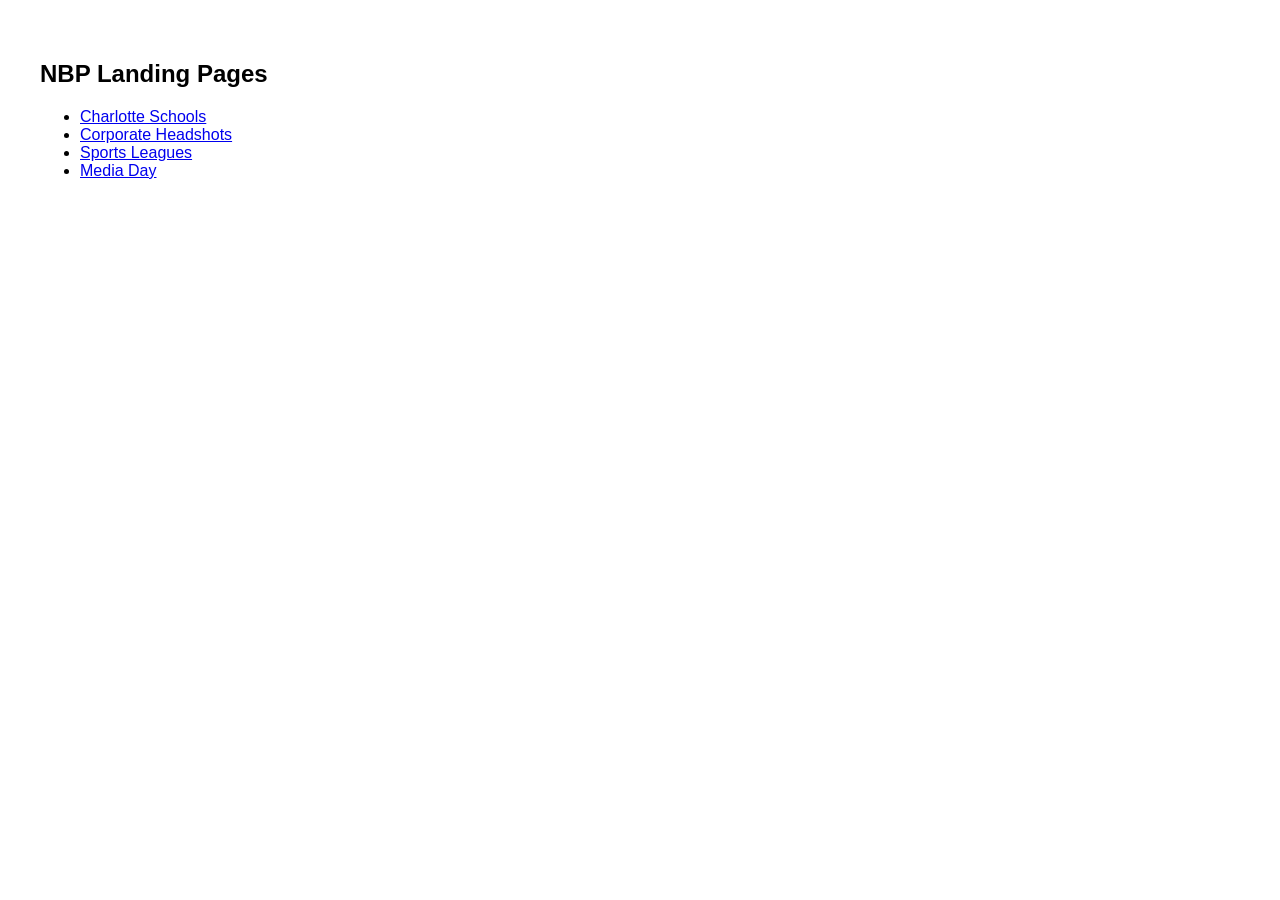
<file: index.html>
<!DOCTYPE html>
<html>
<head><meta charset="UTF-8"><title>NBP Landing Pages</title></head>
<body style="font-family:sans-serif;padding:2rem;">
<h2>NBP Landing Pages</h2>
<ul>
  <li><a href="charlotte-schools.html">Charlotte Schools</a></li>
  <li><a href="corporate-headshots.html">Corporate Headshots</a></li>
  <li><a href="sports-leagues.html">Sports Leagues</a></li>
  <li><a href="media-day.html">Media Day</a></li>
</ul>
</body>
</html>
</file>
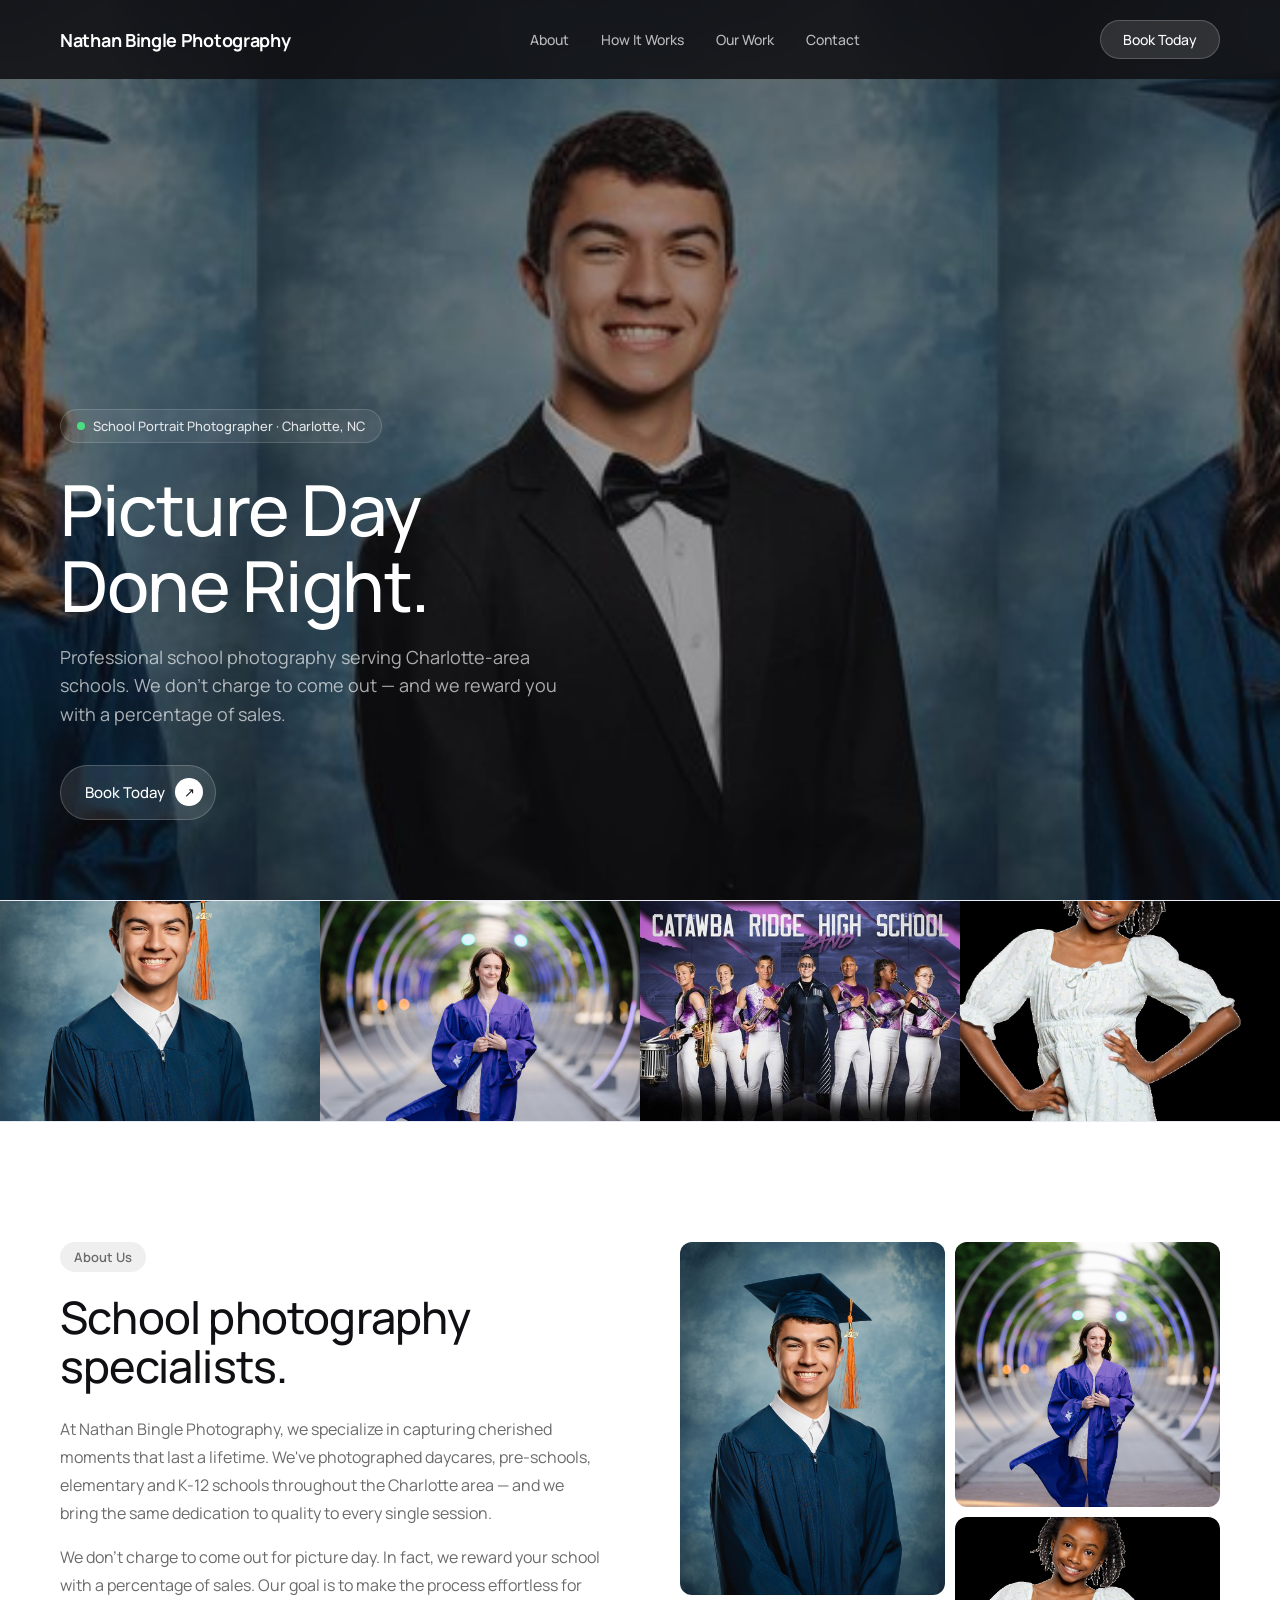
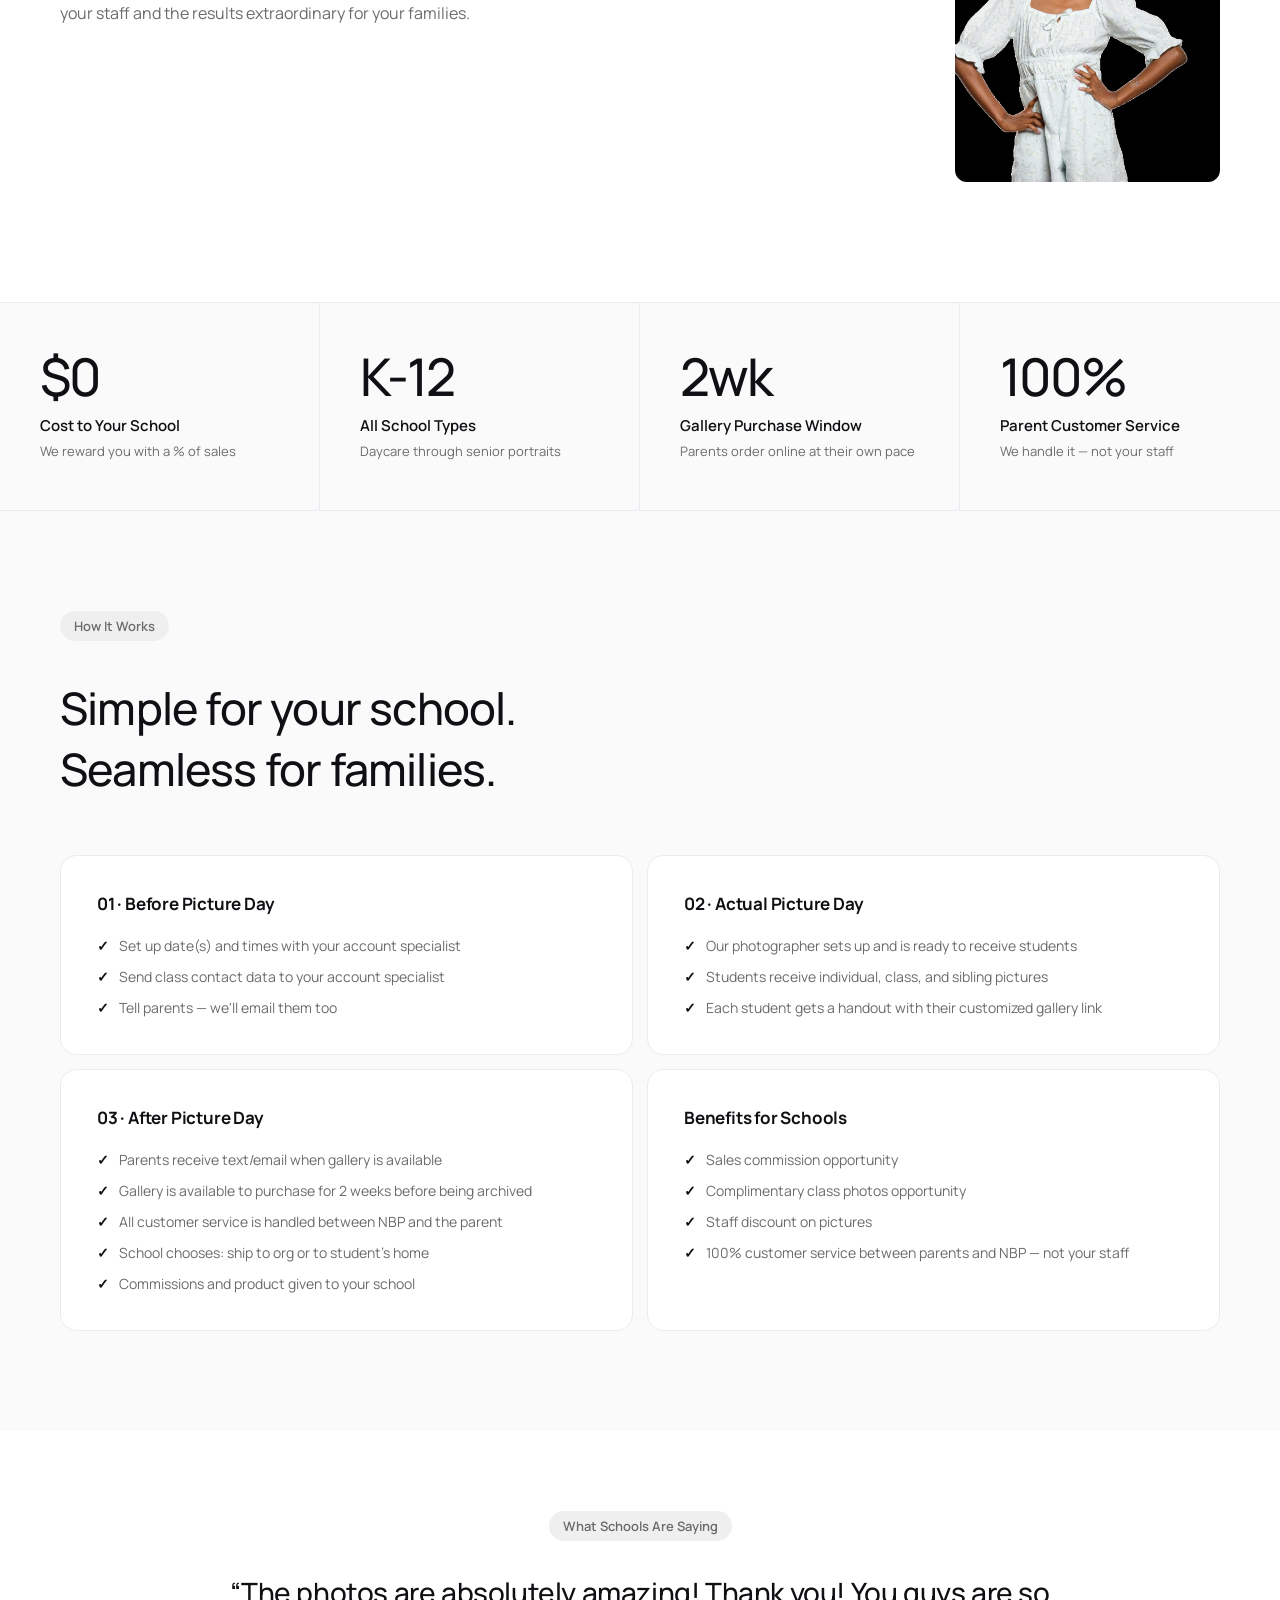
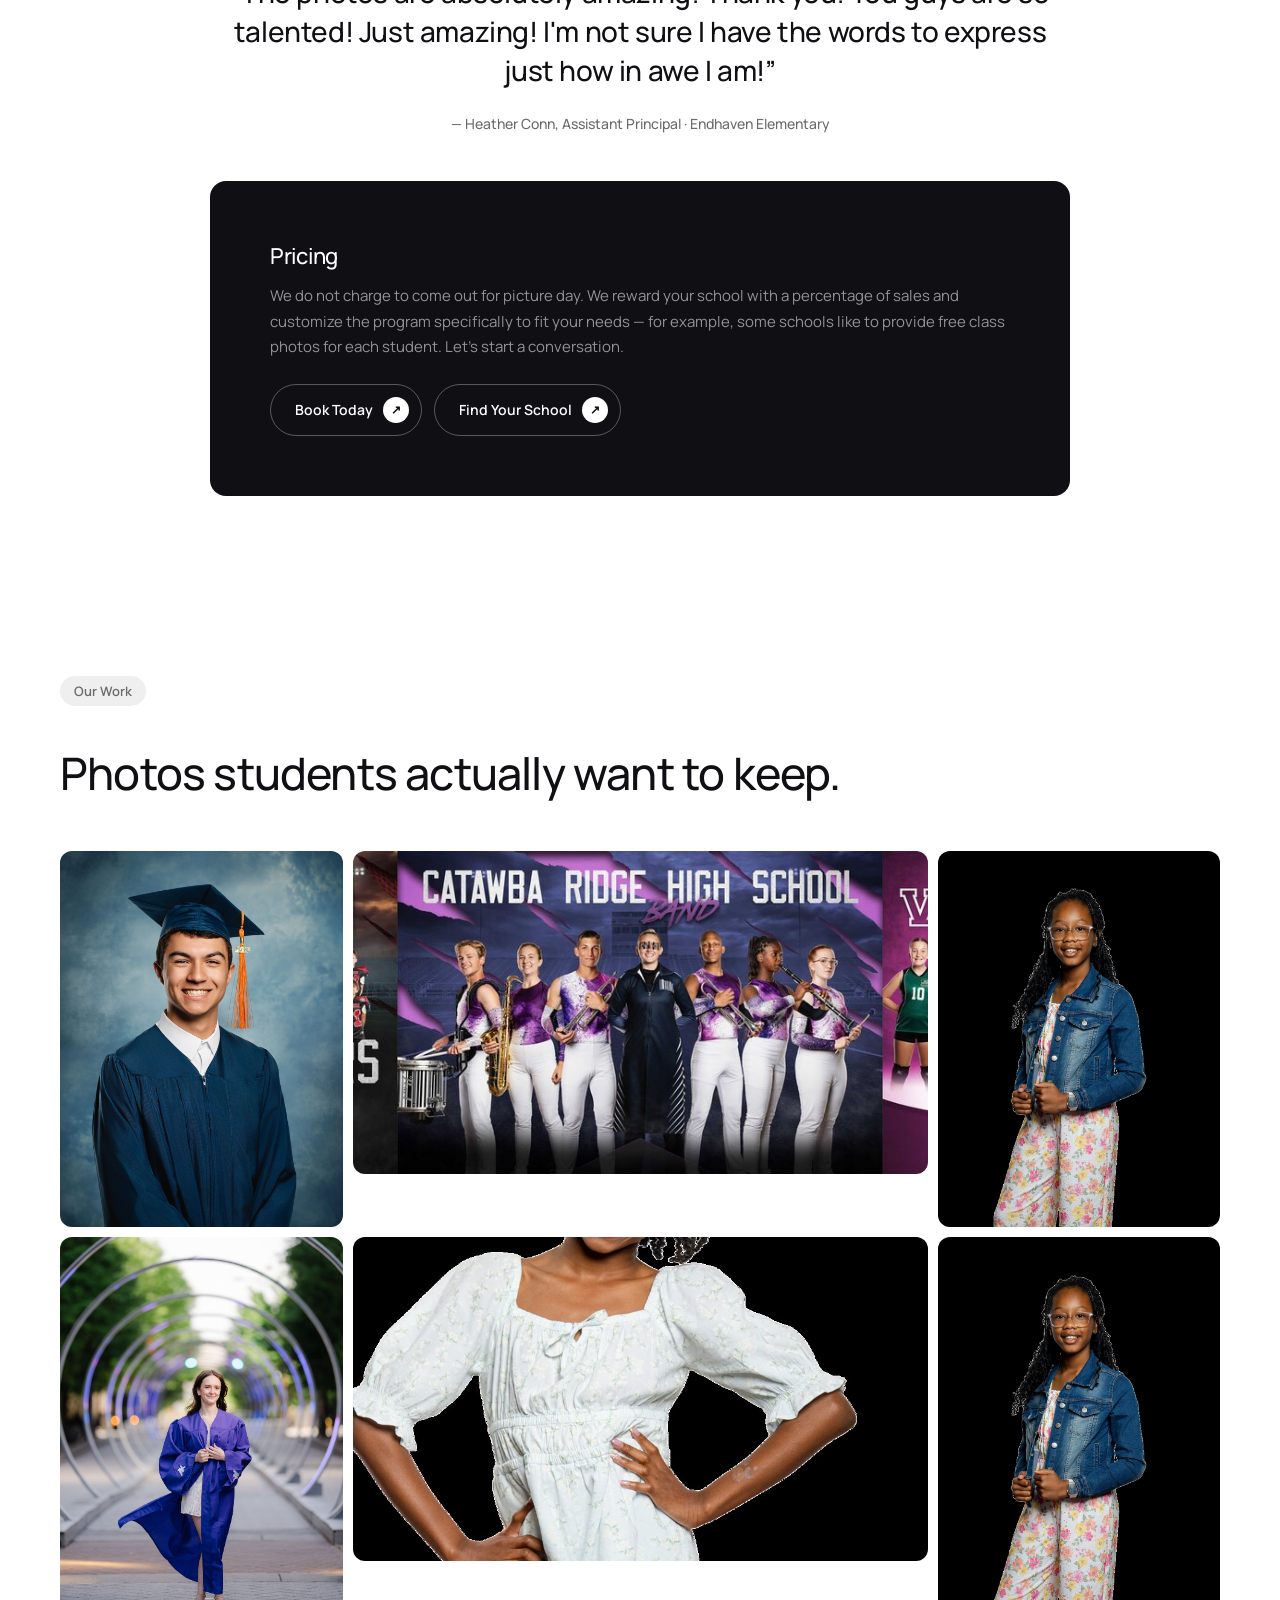
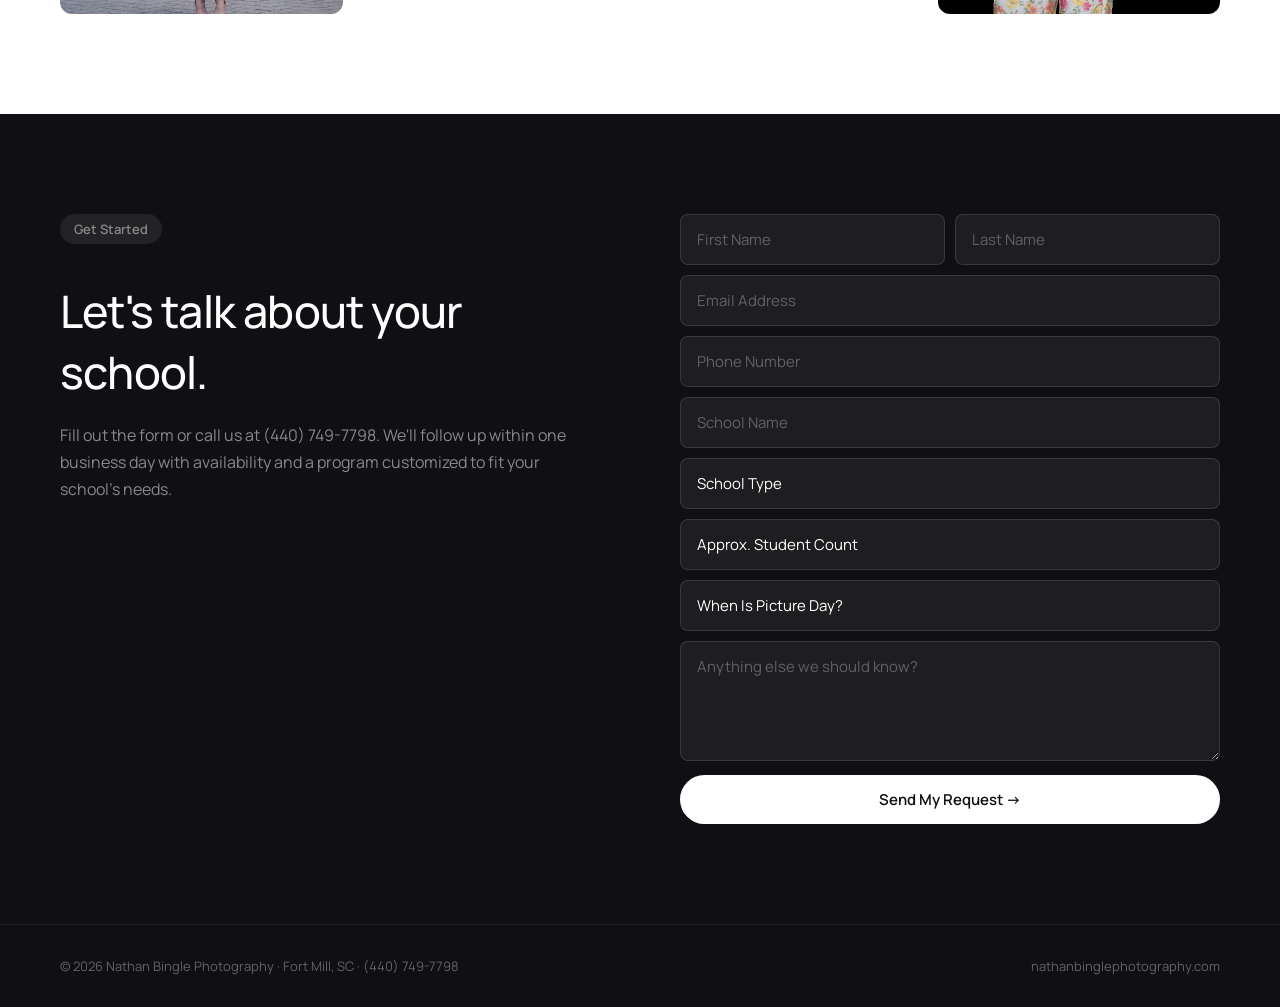
<file: charlotte-schools.html>
<!DOCTYPE html>
<html lang="en">
<head>
<meta charset="UTF-8"><meta name="viewport" content="width=device-width, initial-scale=1.0">
<title>School Photography Charlotte NC | Nathan Bingle Photography</title>
<link href="https://fonts.googleapis.com/css2?family=Manrope:wght@400;500;600;700;800&display=swap" rel="stylesheet">
<link rel="stylesheet" href="shared.css">
<style>
.benefits{background:var(--off);padding:100px 60px}
.benefits h2{font-size:clamp(32px,3.5vw,48px);font-weight:500;letter-spacing:-0.8px;margin-top:16px;margin-bottom:56px}
.benefits-grid{display:grid;grid-template-columns:1fr 1fr;gap:14px}
.bcard{background:var(--white);border-radius:16px;padding:36px;border:1px solid var(--border)}
.bcard h3{font-size:17px;font-weight:700;margin-bottom:20px;letter-spacing:-0.2px}
.bcard ul{list-style:none;display:flex;flex-direction:column;gap:10px}
.bcard ul li{font-size:14px;color:var(--gray);display:flex;gap:10px;line-height:1.5}
.bcard ul li::before{content:'✓';color:var(--dark);font-weight:700;flex-shrink:0}
.testimonial-block{padding:80px 60px;background:var(--white)}
.testimonial-inner{max-width:860px;margin:0 auto;text-align:center}
.tquote{font-size:clamp(20px,2.5vw,28px);font-weight:500;letter-spacing:-0.4px;line-height:1.4;margin-bottom:24px;color:var(--dark)}
.tquote::before{content:'\201C'}
.tquote::after{content:'\201D'}
.tattrib{font-size:14px;color:var(--gray);font-weight:500}
.pricing-note{background:var(--dark);padding:60px;border-radius:16px;margin-top:56px}
.pricing-note h3{font-size:22px;font-weight:500;color:#fff;letter-spacing:-0.3px;margin-bottom:12px}
.pricing-note p{font-size:15px;color:rgba(255,255,255,0.55);line-height:1.7;margin-bottom:24px}
.btn-white-outline{display:inline-flex;align-items:center;gap:10px;background:transparent;color:#fff;text-decoration:none;font-size:14px;font-weight:600;padding:12px 12px 12px 24px;border-radius:50px;border:1px solid rgba(255,255,255,0.3);transition:background 0.2s}
.btn-white-outline:hover{background:rgba(255,255,255,0.08)}
.btn-icon-sm{width:26px;height:26px;background:#fff;border-radius:50%;display:flex;align-items:center;justify-content:center;color:var(--dark);font-size:12px;flex-shrink:0}
@media(max-width:1024px){.benefits{padding-left:32px;padding-right:32px}.benefits-grid{grid-template-columns:1fr}.testimonial-block{padding:60px 32px}.pricing-note{padding:40px}}
@media(max-width:640px){.benefits{padding-left:20px;padding-right:20px;padding-top:60px;padding-bottom:60px}.testimonial-block{padding:60px 20px}}
</style>
</head>
<body>
<nav class="nav">
  <div class="nav-logo">Nathan Bingle Photography</div>
  <div class="nav-links"><a href="#about">About</a><a href="#process">How It Works</a><a href="#gallery">Our Work</a><a href="#contact">Contact</a></div>
  <a href="https://clients.nathanbinglephotography.com/contact/023f90" class="nav-cta" target="_blank">Book Today</a>
</nav>

<section class="hero">
  <div class="hero-bg" style="background-image:url('images/cs-hero.jpg')"></div>
  <div class="hero-inner">
    <div class="hero-badge"><div class="hero-dot"></div><p>School Portrait Photographer · Charlotte, NC</p></div>
    <h1>Picture Day<br>Done Right.</h1>
    <p class="hero-sub">Professional school photography serving Charlotte-area schools. We don't charge to come out — and we reward you with a percentage of sales.</p>
    <a href="https://clients.nathanbinglephotography.com/contact/023f90" class="btn-hero" target="_blank">Book Today <span class="btn-icon">↗</span></a>
  </div>
</section>

<div class="scroll-strip"><div class="scroll-track">
  <img class="strip-img" src="images/cs-1.jpg" alt=""><img class="strip-img" src="images/cs-2.jpg" alt=""><img class="strip-img" src="images/cs-3.jpg" alt=""><img class="strip-img" src="images/cs-4.jpg" alt=""><img class="strip-img" src="images/cs-5.jpg" alt=""><img class="strip-img" src="images/cs-hero.jpg" alt="">
  <img class="strip-img" src="images/cs-1.jpg" alt=""><img class="strip-img" src="images/cs-2.jpg" alt=""><img class="strip-img" src="images/cs-3.jpg" alt=""><img class="strip-img" src="images/cs-4.jpg" alt=""><img class="strip-img" src="images/cs-5.jpg" alt=""><img class="strip-img" src="images/cs-hero.jpg" alt="">
</div></div>

<section class="about" id="about">
  <div class="about-inner">
    <div>
      <div class="section-tag">About Us</div>
      <h2>School photography specialists.</h2>
      <p>At Nathan Bingle Photography, we specialize in capturing cherished moments that last a lifetime. We've photographed daycares, pre-schools, elementary and K-12 schools throughout the Charlotte area — and we bring the same dedication to quality to every single session.</p>
      <p style="margin-top:16px;font-size:16px;color:var(--gray);line-height:1.75">We don't charge to come out for picture day. In fact, we reward your school with a percentage of sales. Our goal is to make the process effortless for your staff and the results extraordinary for your families.</p>
    </div>
    <div class="about-imgs">
      <div class="aimg aimg-tall"><img src="images/cs-1.jpg" alt="Student portrait"></div>
      <div class="aimg aimg-sq"><img src="images/cs-2.jpg" alt="Student portrait"></div>
      <div class="aimg aimg-sq"><img src="images/cs-4.jpg" alt="Student portrait"></div>
    </div>
  </div>
</section>

<section class="stats">
  <div class="stat"><div class="stat-num">$0</div><div class="stat-title">Cost to Your School</div><div class="stat-sub">We reward you with a % of sales</div></div>
  <div class="stat"><div class="stat-num">K-12</div><div class="stat-title">All School Types</div><div class="stat-sub">Daycare through senior portraits</div></div>
  <div class="stat"><div class="stat-num">2wk</div><div class="stat-title">Gallery Purchase Window</div><div class="stat-sub">Parents order online at their own pace</div></div>
  <div class="stat"><div class="stat-num">100%</div><div class="stat-title">Parent Customer Service</div><div class="stat-sub">We handle it — not your staff</div></div>
</section>

<section class="benefits" id="process">
  <div class="section-tag">How It Works</div>
  <h2>Simple for your school.<br>Seamless for families.</h2>
  <div class="benefits-grid">
    <div class="bcard">
      <h3>01 · Before Picture Day</h3>
      <ul>
        <li>Set up date(s) and times with your account specialist</li>
        <li>Send class contact data to your account specialist</li>
        <li>Tell parents — we'll email them too</li>
      </ul>
    </div>
    <div class="bcard">
      <h3>02 · Actual Picture Day</h3>
      <ul>
        <li>Our photographer sets up and is ready to receive students</li>
        <li>Students receive individual, class, and sibling pictures</li>
        <li>Each student gets a handout with their customized gallery link</li>
      </ul>
    </div>
    <div class="bcard">
      <h3>03 · After Picture Day</h3>
      <ul>
        <li>Parents receive text/email when gallery is available</li>
        <li>Gallery is available to purchase for 2 weeks before being archived</li>
        <li>All customer service is handled between NBP and the parent</li>
        <li>School chooses: ship to org or to student's home</li>
        <li>Commissions and product given to your school</li>
      </ul>
    </div>
    <div class="bcard">
      <h3>Benefits for Schools</h3>
      <ul>
        <li>Sales commission opportunity</li>
        <li>Complimentary class photos opportunity</li>
        <li>Staff discount on pictures</li>
        <li>100% customer service between parents and NBP — not your staff</li>
      </ul>
    </div>
  </div>
</section>

<section class="testimonial-block">
  <div class="testimonial-inner">
    <div class="section-tag" style="margin-bottom:32px">What Schools Are Saying</div>
    <p class="tquote">The photos are absolutely amazing! Thank you! You guys are so talented! Just amazing! I'm not sure I have the words to express just how in awe I am!</p>
    <p class="tattrib">— Heather Conn, Assistant Principal · Endhaven Elementary</p>
    <div class="pricing-note" style="margin-top:48px;text-align:left">
      <h3>Pricing</h3>
      <p>We do not charge to come out for picture day. We reward your school with a percentage of sales and customize the program specifically to fit your needs — for example, some schools like to provide free class photos for each student. Let's start a conversation.</p>
      <div style="display:flex;gap:12px;flex-wrap:wrap">
        <a href="https://clients.nathanbinglephotography.com/contact/023f90" class="btn-white-outline" target="_blank">Book Today <span class="btn-icon-sm">↗</span></a>
        <a href="https://www.nathanbinglephotography.com/find-your-school" class="btn-white-outline" target="_blank">Find Your School <span class="btn-icon-sm">↗</span></a>
      </div>
    </div>
  </div>
</section>

<section class="gallery" id="gallery">
  <div class="section-tag">Our Work</div>
  <h2>Photos students actually want to keep.</h2>
  <div class="gallery-grid">
    <div class="gitem g-tall"><img src="images/cs-1.jpg" alt="Student portrait"></div>
    <div class="gitem g-wide"><img src="images/cs-3.jpg" alt="School group"></div>
    <div class="gitem g-tall"><img src="images/cs-5.jpg" alt="Student portrait"></div>
    <div class="gitem g-tall"><img src="images/cs-2.jpg" alt="Student portrait"></div>
    <div class="gitem g-wide"><img src="images/cs-4.jpg" alt="Student portrait"></div>
    <div class="gitem g-tall"><img src="images/cs-5.jpg" alt="Student portrait"></div>
  </div>
</section>

<section id="contact" class="contact">
  <div class="contact-inner">
    <div>
      <div class="section-tag">Get Started</div>
      <h2>Let's talk about your school.</h2>
      <p>Fill out the form or call us at (440) 749-7798. We'll follow up within one business day with availability and a program customized to fit your school's needs.</p>
    </div>
    <form action="https://formspree.io/f/xeepaory" method="POST">
      <input type="hidden" name="_subject" value="Charlotte School Photography Inquiry">
      <div class="frow"><input type="text" name="first_name" placeholder="First Name" required><input type="text" name="last_name" placeholder="Last Name" required></div>
      <input type="email" name="email" placeholder="Email Address" required>
      <input type="tel" name="phone" placeholder="Phone Number">
      <input type="text" name="school" placeholder="School Name" required>
      <select name="school_type"><option value="" disabled selected>School Type</option><option>Daycare / Pre-School</option><option>Elementary (K-5)</option><option>Middle School</option><option>High School</option><option>K-12</option></select>
      <select name="student_count"><option value="" disabled selected>Approx. Student Count</option><option>Under 300</option><option>300–600</option><option>600–1,000</option><option>1,000+</option></select>
      <select name="timing"><option value="" disabled selected>When Is Picture Day?</option><option>Fall 2025</option><option>Spring 2026</option><option>Fall 2026</option><option>Not Sure Yet</option></select>
      <textarea name="message" placeholder="Anything else we should know?"></textarea>
      <button type="submit" class="submit">Send My Request →</button>
    </form>
  </div>
</section>
<footer><p>© 2026 Nathan Bingle Photography · Fort Mill, SC · (440) 749-7798</p><a href="https://nathanbinglephotography.com">nathanbinglephotography.com</a></footer>
</body></html>
</file>
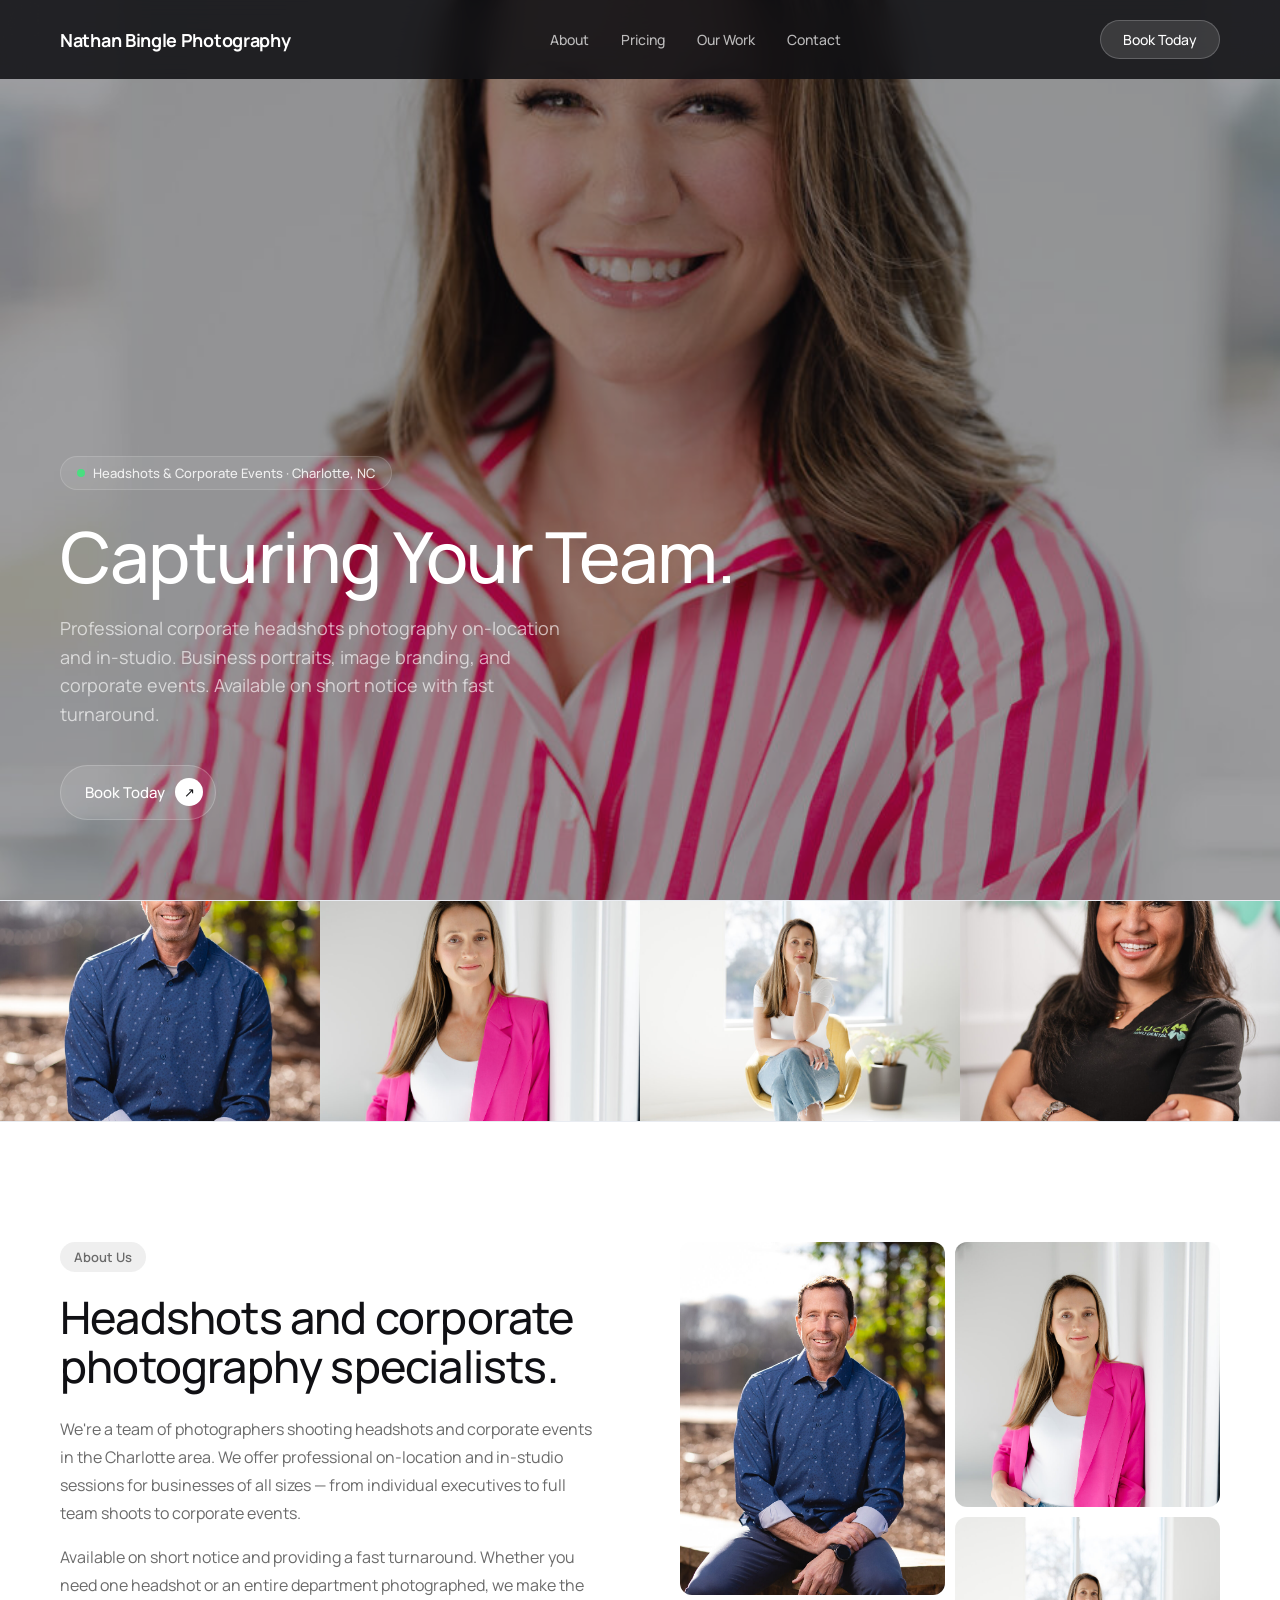
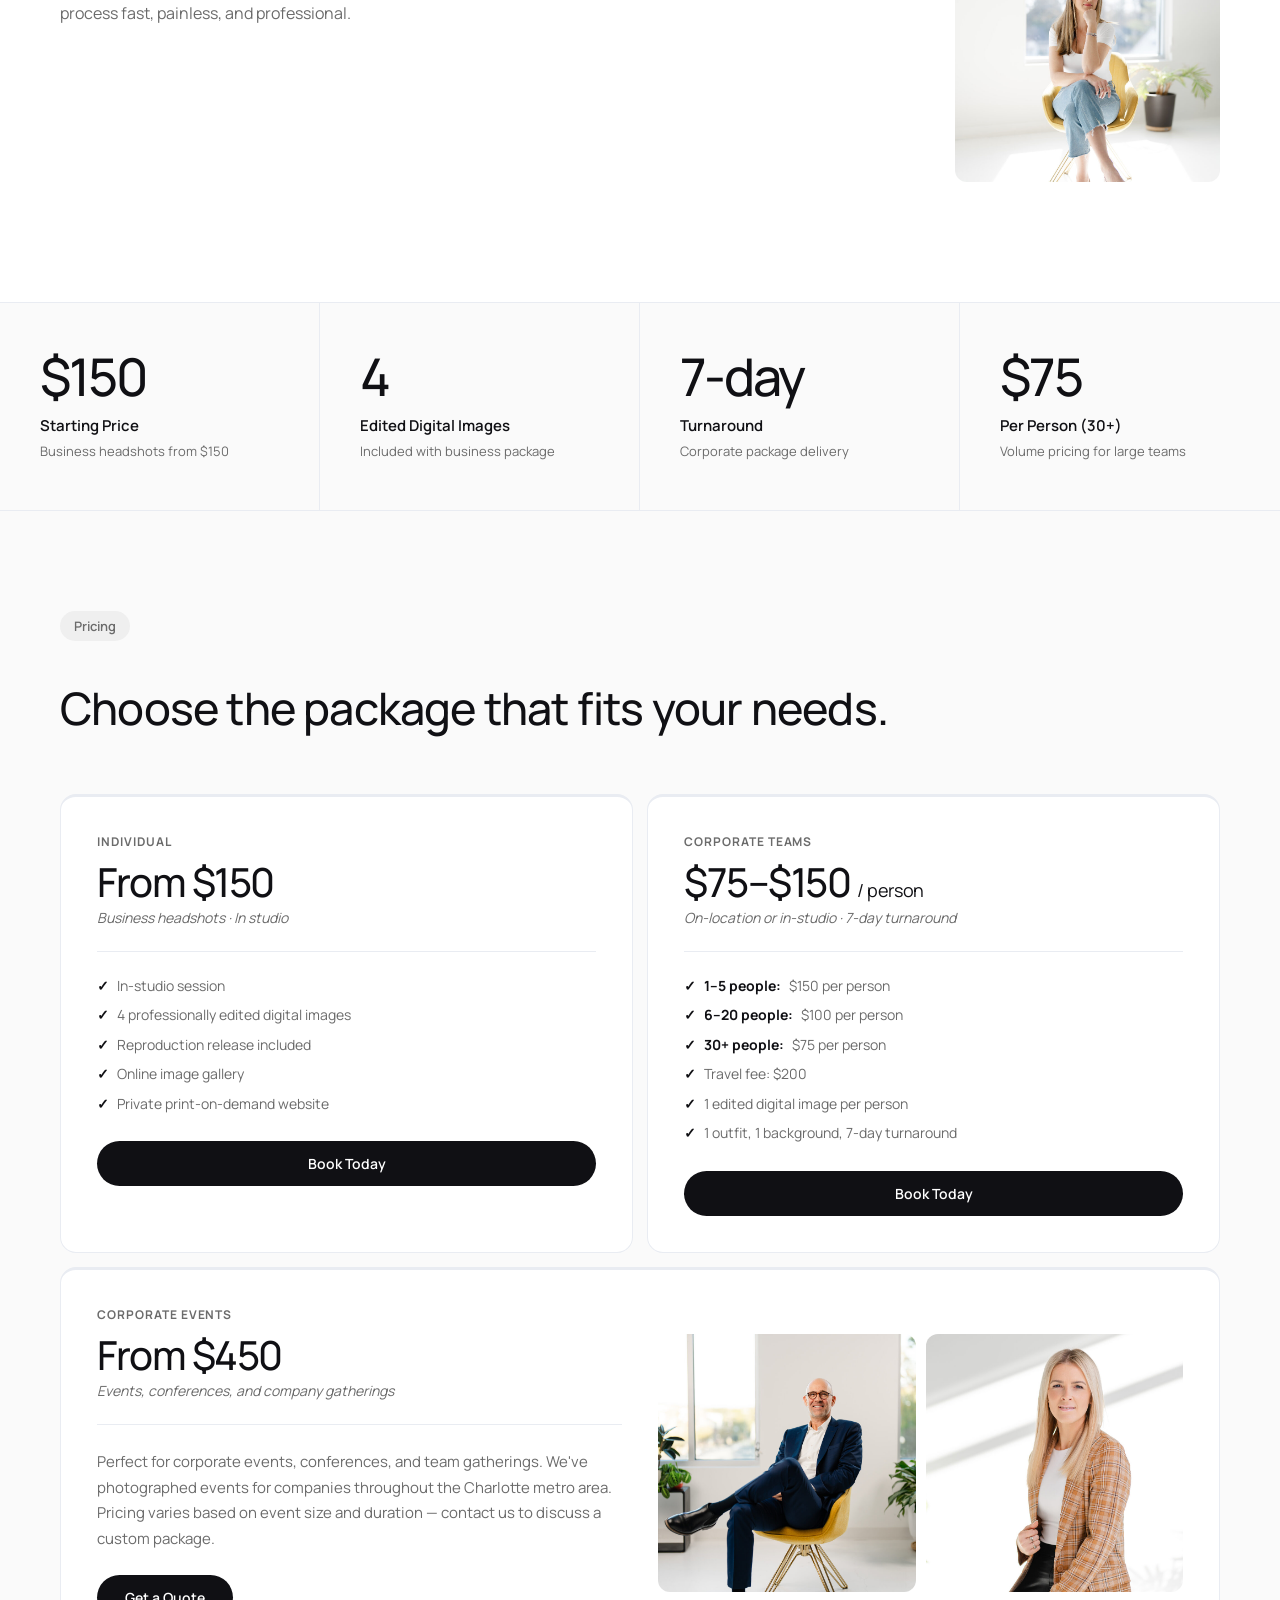
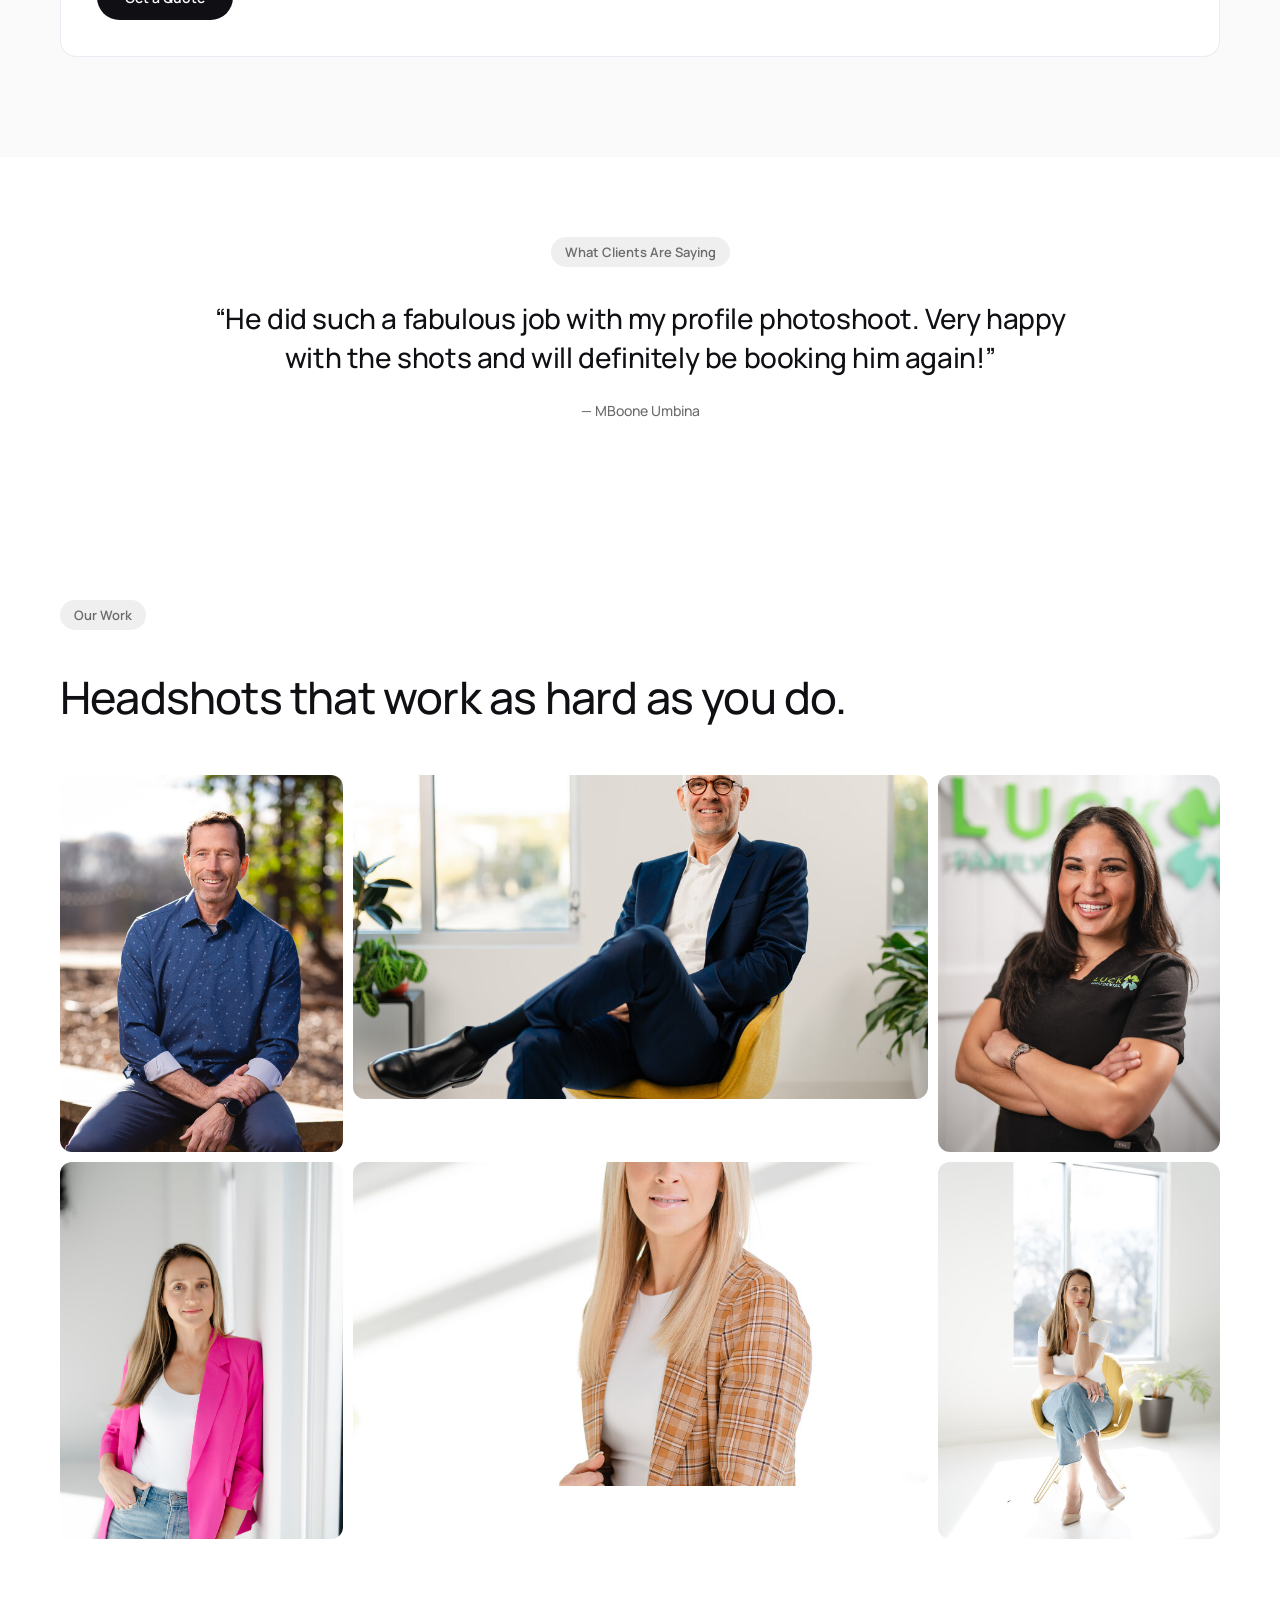
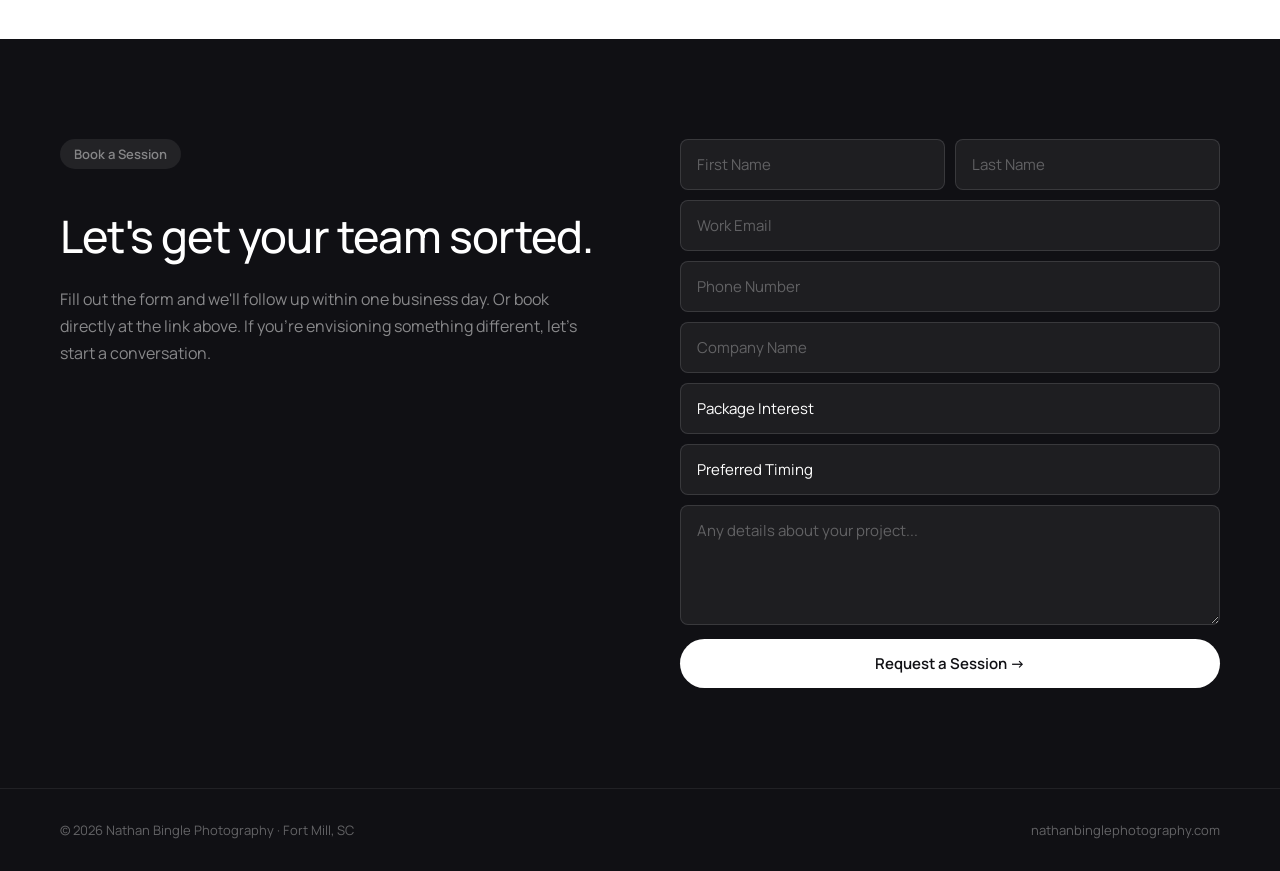
<file: corporate-headshots.html>
<!DOCTYPE html>
<html lang="en">
<head>
<meta charset="UTF-8"><meta name="viewport" content="width=device-width, initial-scale=1.0">
<title>Corporate Headshots Charlotte NC | Nathan Bingle Photography</title>
<link href="https://fonts.googleapis.com/css2?family=Manrope:wght@400;500;600;700;800&display=swap" rel="stylesheet">
<link rel="stylesheet" href="shared.css">
<style>
.pricing-section{padding:100px 60px;background:var(--off)}
.pricing-section h2{font-size:clamp(32px,3.5vw,48px);font-weight:500;letter-spacing:-0.8px;margin-top:16px;margin-bottom:56px}
.pricing-grid{display:grid;grid-template-columns:1fr 1fr;gap:14px}
.pcard{background:var(--white);border-radius:16px;padding:36px;border:1px solid var(--border);border-top:3px solid var(--border);transition:border-top-color 0.3s}
.pcard:hover{border-top-color:var(--dark)}
.pcard-label{font-size:12px;font-weight:700;color:var(--gray);letter-spacing:0.08em;text-transform:uppercase;margin-bottom:12px}
.pcard-price{font-size:40px;font-weight:500;letter-spacing:-1.5px;line-height:1;margin-bottom:6px}
.pcard-price span{font-size:18px;font-weight:400;letter-spacing:-0.3px}
.pcard-tagline{font-size:14px;color:var(--gray);margin-bottom:24px;font-style:italic}
.pcard-divider{height:1px;background:var(--border);margin-bottom:24px}
.pcard ul{list-style:none;display:flex;flex-direction:column;gap:10px;margin-bottom:28px}
.pcard ul li{font-size:14px;color:var(--gray);display:flex;gap:8px;line-height:1.4}
.pcard ul li::before{content:'✓';color:var(--dark);font-weight:700;flex-shrink:0}
.pcard-cta{display:block;text-align:center;background:var(--dark);color:#fff;font-size:14px;font-weight:600;padding:13px 20px;border-radius:50px;text-decoration:none;transition:background 0.2s}
.pcard-cta:hover{background:#333}
.pcard.event{grid-column:span 2;display:grid;grid-template-columns:1fr 1fr;gap:36px;align-items:center}
.testimonial-block{padding:80px 60px}
.testimonial-inner{max-width:860px;margin:0 auto;text-align:center}
.tquote{font-size:clamp(20px,2.5vw,28px);font-weight:500;letter-spacing:-0.4px;line-height:1.4;margin-bottom:24px}
.tquote::before{content:'\201C'}.tquote::after{content:'\201D'}
.tattrib{font-size:14px;color:var(--gray);font-weight:500}
@media(max-width:1024px){.pricing-section,.testimonial-block{padding-left:32px;padding-right:32px}.pricing-grid{grid-template-columns:1fr}.pcard.event{grid-column:span 1;grid-template-columns:1fr}}
@media(max-width:640px){.pricing-section,.testimonial-block{padding-left:20px;padding-right:20px;padding-top:60px;padding-bottom:60px}}
</style>
</head>
<body>
<nav class="nav">
  <div class="nav-logo">Nathan Bingle Photography</div>
  <div class="nav-links"><a href="#about">About</a><a href="#pricing">Pricing</a><a href="#gallery">Our Work</a><a href="#contact">Contact</a></div>
  <a href="https://clients.nathanbinglephotography.com/contact/42388e" class="nav-cta" target="_blank">Book Today</a>
</nav>

<section class="hero">
  <div class="hero-bg" style="background-image:url('images/ch-hero.jpg')"></div>
  <div class="hero-inner">
    <div class="hero-badge"><div class="hero-dot"></div><p>Headshots & Corporate Events · Charlotte, NC</p></div>
    <h1>Capturing Your Team.</h1>
    <p class="hero-sub">Professional corporate headshots photography on-location and in-studio. Business portraits, image branding, and corporate events. Available on short notice with fast turnaround.</p>
    <a href="https://clients.nathanbinglephotography.com/contact/42388e" class="btn-hero" target="_blank">Book Today <span class="btn-icon">↗</span></a>
  </div>
</section>

<div class="scroll-strip"><div class="scroll-track">
  <img class="strip-img" src="images/ch-1.jpg" alt=""><img class="strip-img" src="images/ch-2.jpg" alt=""><img class="strip-img" src="images/ch-3.jpg" alt=""><img class="strip-img" src="images/ch-4.jpg" alt=""><img class="strip-img" src="images/ch-5.jpg" alt=""><img class="strip-img" src="images/ch-6.jpg" alt="">
  <img class="strip-img" src="images/ch-1.jpg" alt=""><img class="strip-img" src="images/ch-2.jpg" alt=""><img class="strip-img" src="images/ch-3.jpg" alt=""><img class="strip-img" src="images/ch-4.jpg" alt=""><img class="strip-img" src="images/ch-5.jpg" alt=""><img class="strip-img" src="images/ch-6.jpg" alt="">
</div></div>

<section class="about" id="about">
  <div class="about-inner">
    <div>
      <div class="section-tag">About Us</div>
      <h2>Headshots and corporate photography specialists.</h2>
      <p>We're a team of photographers shooting headshots and corporate events in the Charlotte area. We offer professional on-location and in-studio sessions for businesses of all sizes — from individual executives to full team shoots to corporate events.</p>
      <p style="margin-top:16px;font-size:16px;color:var(--gray);line-height:1.75">Available on short notice and providing a fast turnaround. Whether you need one headshot or an entire department photographed, we make the process fast, painless, and professional.</p>
    </div>
    <div class="about-imgs">
      <div class="aimg aimg-tall"><img src="images/ch-1.jpg" alt="Professional headshot"></div>
      <div class="aimg aimg-sq"><img src="images/ch-2.jpg" alt="Professional headshot"></div>
      <div class="aimg aimg-sq"><img src="images/ch-3.jpg" alt="Professional headshot"></div>
    </div>
  </div>
</section>

<section class="stats">
  <div class="stat"><div class="stat-num">$150</div><div class="stat-title">Starting Price</div><div class="stat-sub">Business headshots from $150</div></div>
  <div class="stat"><div class="stat-num">4</div><div class="stat-title">Edited Digital Images</div><div class="stat-sub">Included with business package</div></div>
  <div class="stat"><div class="stat-num">7-day</div><div class="stat-title">Turnaround</div><div class="stat-sub">Corporate package delivery</div></div>
  <div class="stat"><div class="stat-num">$75</div><div class="stat-title">Per Person (30+)</div><div class="stat-sub">Volume pricing for large teams</div></div>
</section>

<section class="pricing-section" id="pricing">
  <div class="section-tag">Pricing</div>
  <h2>Choose the package that fits your needs.</h2>
  <div class="pricing-grid">
    <div class="pcard">
      <div class="pcard-label">Individual</div>
      <div class="pcard-price">From $150</div>
      <div class="pcard-tagline">Business headshots · In studio</div>
      <div class="pcard-divider"></div>
      <ul>
        <li>In-studio session</li>
        <li>4 professionally edited digital images</li>
        <li>Reproduction release included</li>
        <li>Online image gallery</li>
        <li>Private print-on-demand website</li>
      </ul>
      <a href="https://clients.nathanbinglephotography.com/contact/42388e" class="pcard-cta" target="_blank">Book Today</a>
    </div>
    <div class="pcard">
      <div class="pcard-label">Corporate Teams</div>
      <div class="pcard-price">$75–$150 <span>/ person</span></div>
      <div class="pcard-tagline">On-location or in-studio · 7-day turnaround</div>
      <div class="pcard-divider"></div>
      <ul>
        <li><strong style="color:var(--dark)">1–5 people:</strong> $150 per person</li>
        <li><strong style="color:var(--dark)">6–20 people:</strong> $100 per person</li>
        <li><strong style="color:var(--dark)">30+ people:</strong> $75 per person</li>
        <li>Travel fee: $200</li>
        <li>1 edited digital image per person</li>
        <li>1 outfit, 1 background, 7-day turnaround</li>
      </ul>
      <a href="https://clients.nathanbinglephotography.com/contact/42388e" class="pcard-cta" target="_blank">Book Today</a>
    </div>
    <div class="pcard event">
      <div>
        <div class="pcard-label">Corporate Events</div>
        <div class="pcard-price">From $450</div>
        <div class="pcard-tagline">Events, conferences, and company gatherings</div>
        <div class="pcard-divider"></div>
        <p style="font-size:15px;color:var(--gray);line-height:1.7;margin-bottom:24px">Perfect for corporate events, conferences, and team gatherings. We've photographed events for companies throughout the Charlotte metro area. Pricing varies based on event size and duration — contact us to discuss a custom package.</p>
        <a href="https://clients.nathanbinglephotography.com/contact/42388e" class="pcard-cta" style="display:inline-block;width:auto;padding:13px 28px" target="_blank">Get a Quote</a>
      </div>
      <div class="about-imgs" style="margin:0">
        <div class="aimg aimg-sq"><img src="images/ch-5.jpg" alt="Corporate event"></div>
        <div class="aimg aimg-sq"><img src="images/ch-6.jpg" alt="Corporate event"></div>
      </div>
    </div>
  </div>
</section>

<section class="testimonial-block">
  <div class="testimonial-inner">
    <div class="section-tag" style="margin-bottom:32px">What Clients Are Saying</div>
    <p class="tquote">He did such a fabulous job with my profile photoshoot. Very happy with the shots and will definitely be booking him again!</p>
    <p class="tattrib">— MBoone Umbina</p>
  </div>
</section>

<section class="gallery" id="gallery">
  <div class="section-tag">Our Work</div>
  <h2>Headshots that work as hard as you do.</h2>
  <div class="gallery-grid">
    <div class="gitem g-tall"><img src="images/ch-1.jpg" alt="Headshot"></div>
    <div class="gitem g-wide"><img src="images/ch-5.jpg" alt="Headshot"></div>
    <div class="gitem g-tall"><img src="images/ch-4.jpg" alt="Headshot"></div>
    <div class="gitem g-tall"><img src="images/ch-2.jpg" alt="Headshot"></div>
    <div class="gitem g-wide"><img src="images/ch-6.jpg" alt="Headshot"></div>
    <div class="gitem g-tall"><img src="images/ch-3.jpg" alt="Headshot"></div>
  </div>
</section>

<section id="contact" class="contact">
  <div class="contact-inner">
    <div>
      <div class="section-tag">Book a Session</div>
      <h2>Let's get your team sorted.</h2>
      <p>Fill out the form and we'll follow up within one business day. Or book directly at the link above. If you're envisioning something different, let's start a conversation.</p>
    </div>
    <form action="https://formspree.io/f/xeepaory" method="POST">
      <input type="hidden" name="_subject" value="Corporate Headshots Inquiry">
      <div class="frow"><input type="text" name="first_name" placeholder="First Name" required><input type="text" name="last_name" placeholder="Last Name" required></div>
      <input type="email" name="email" placeholder="Work Email" required>
      <input type="tel" name="phone" placeholder="Phone Number">
      <input type="text" name="company" placeholder="Company Name">
      <select name="package"><option value="" disabled selected>Package Interest</option><option>Business Headshots (Individual, from $150)</option><option>Corporate Team (1–5 people, $150/person)</option><option>Corporate Team (6–20 people, $100/person)</option><option>Corporate Team (30+ people, $75/person)</option><option>Corporate Event (from $450)</option><option>Not Sure Yet</option></select>
      <select name="timing"><option value="" disabled selected>Preferred Timing</option><option>Within 2 Weeks</option><option>Within a Month</option><option>1–3 Months Out</option><option>Just Exploring</option></select>
      <textarea name="message" placeholder="Any details about your project..."></textarea>
      <button type="submit" class="submit">Request a Session →</button>
    </form>
  </div>
</section>
<footer><p>© 2026 Nathan Bingle Photography · Fort Mill, SC</p><a href="https://nathanbinglephotography.com">nathanbinglephotography.com</a></footer>
</body></html>
</file>
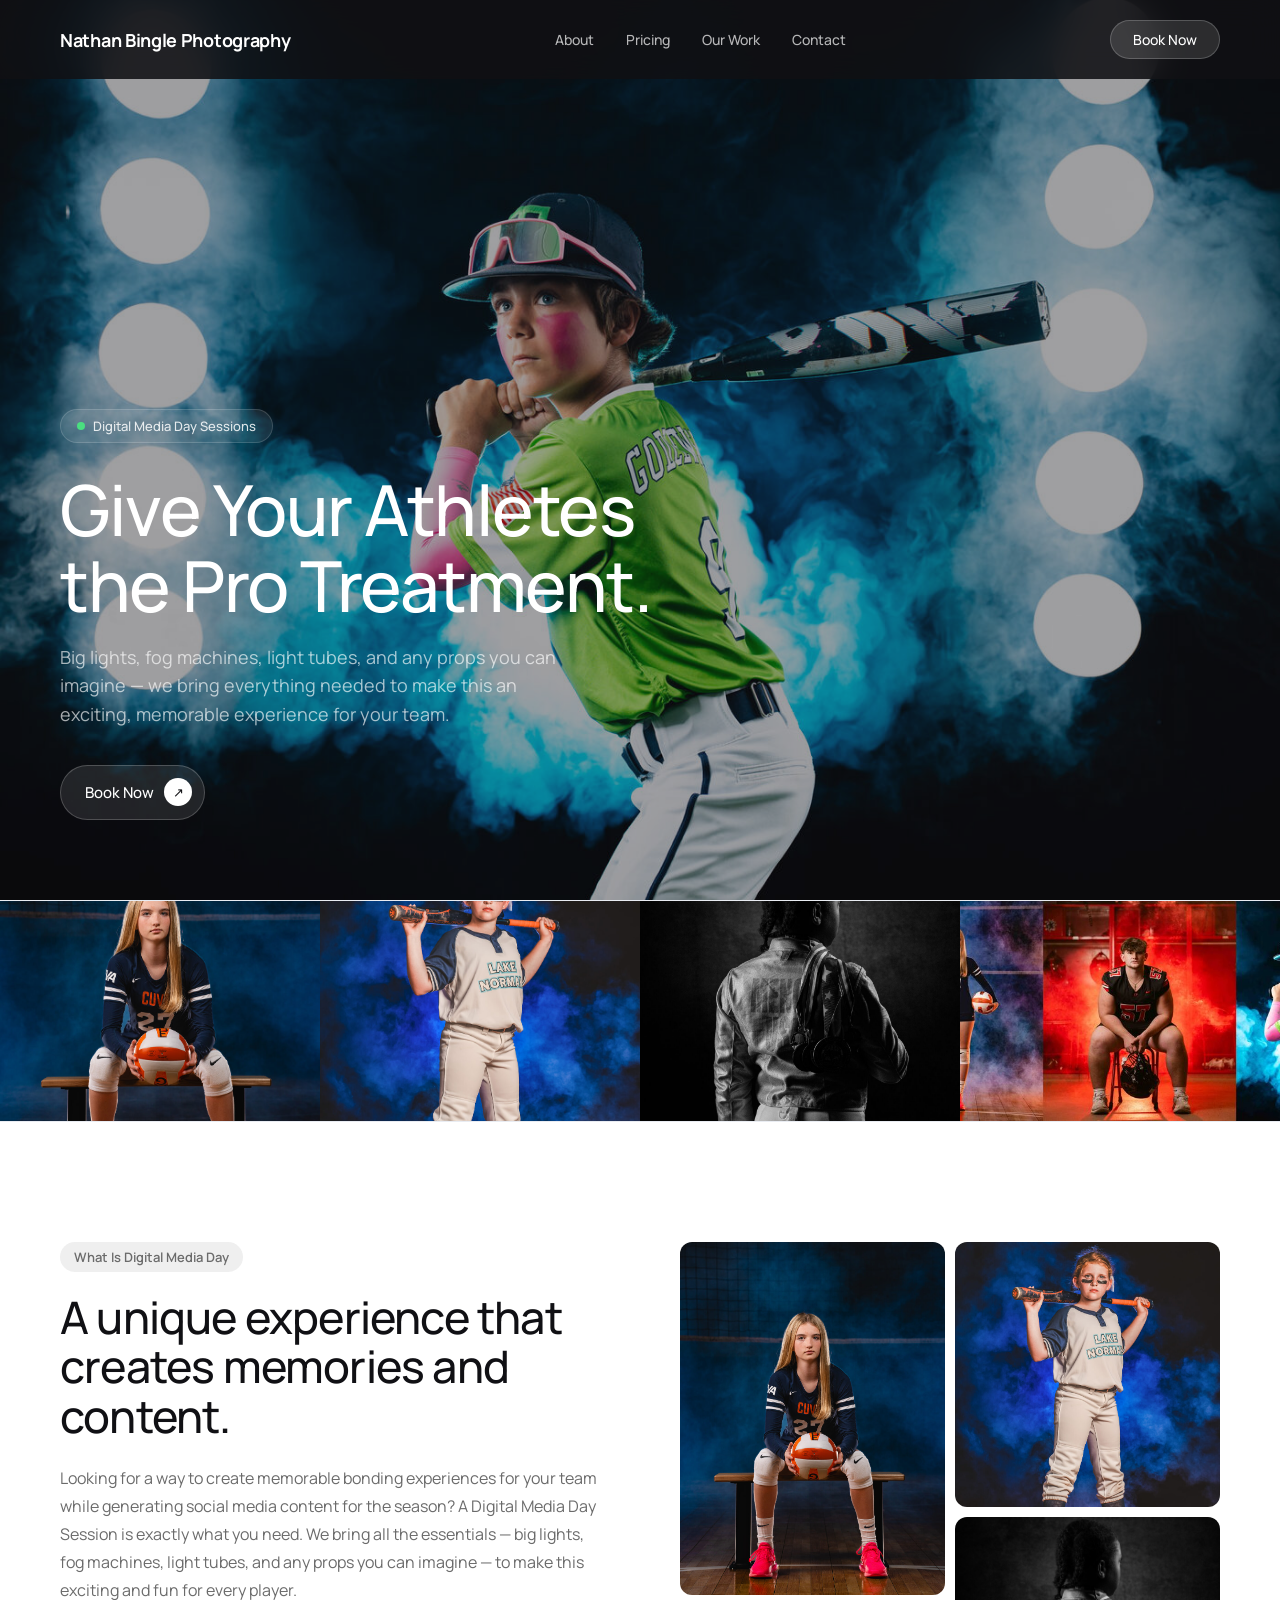
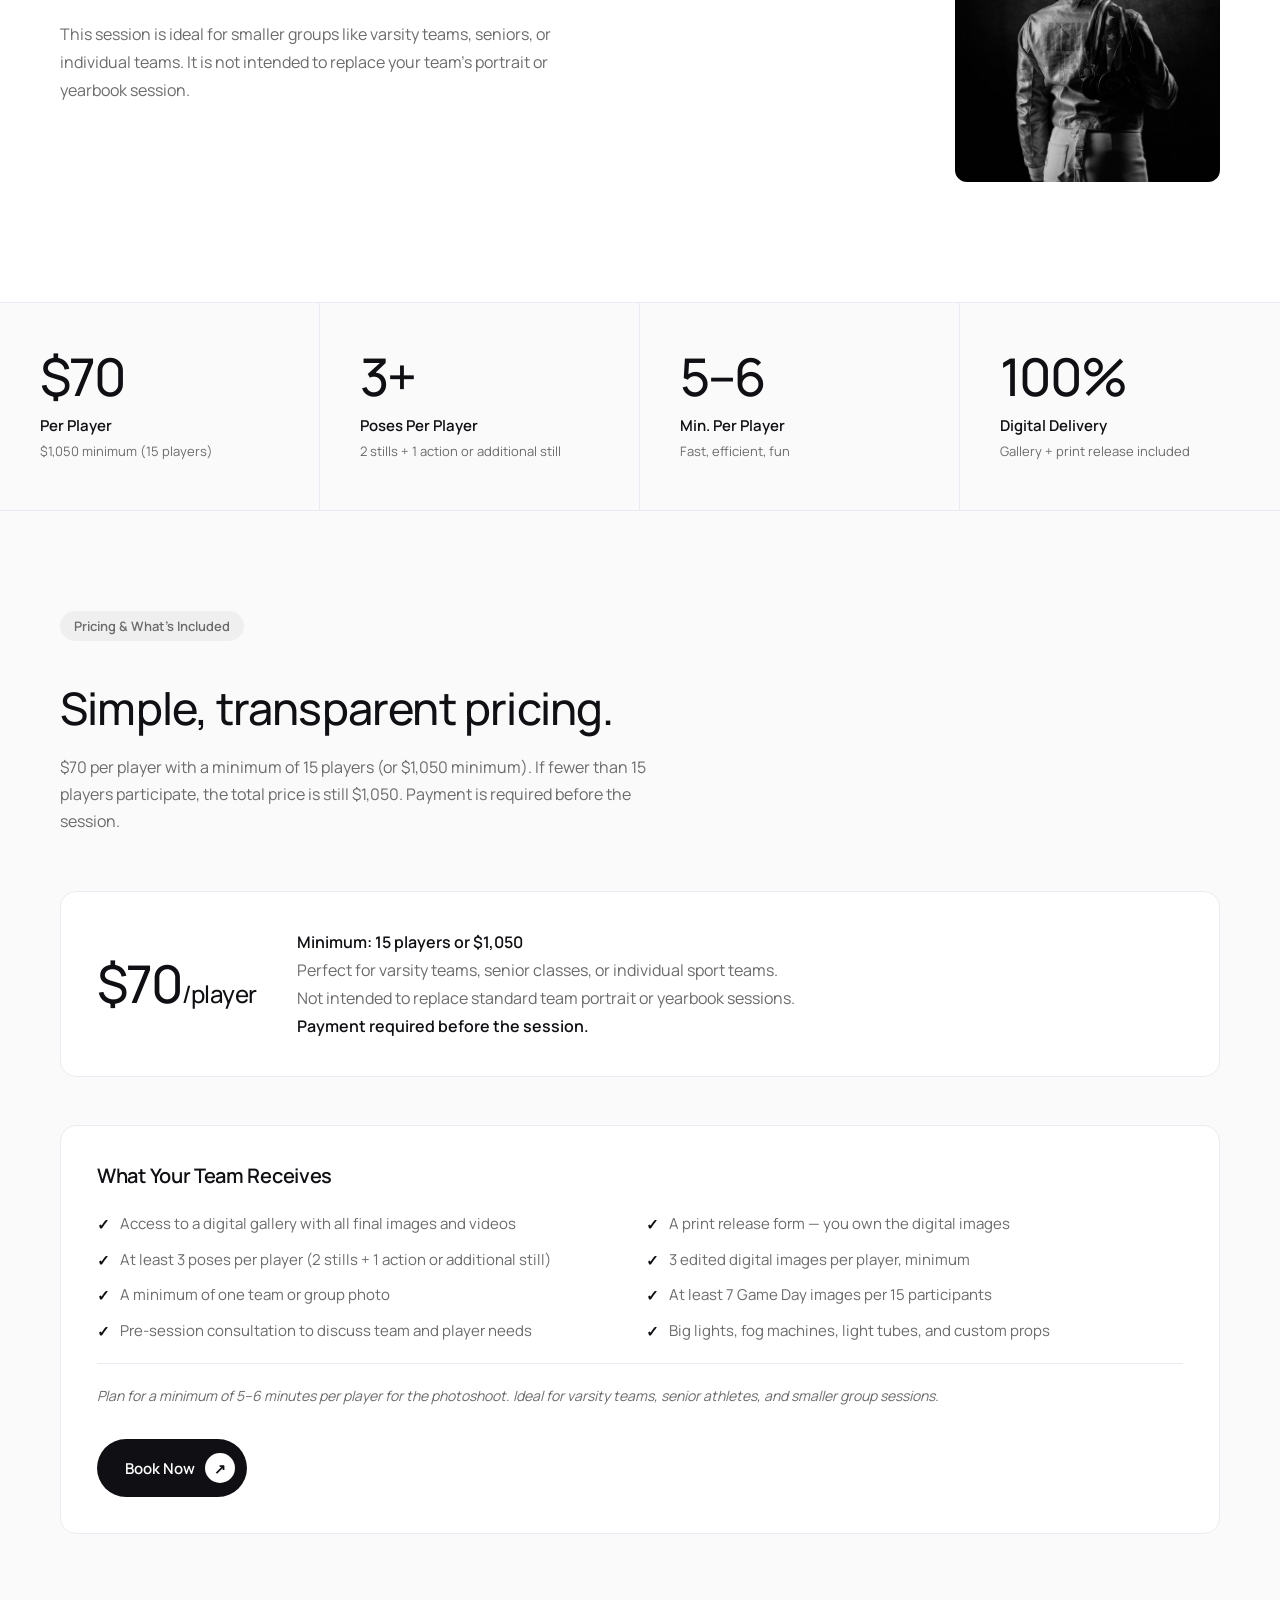
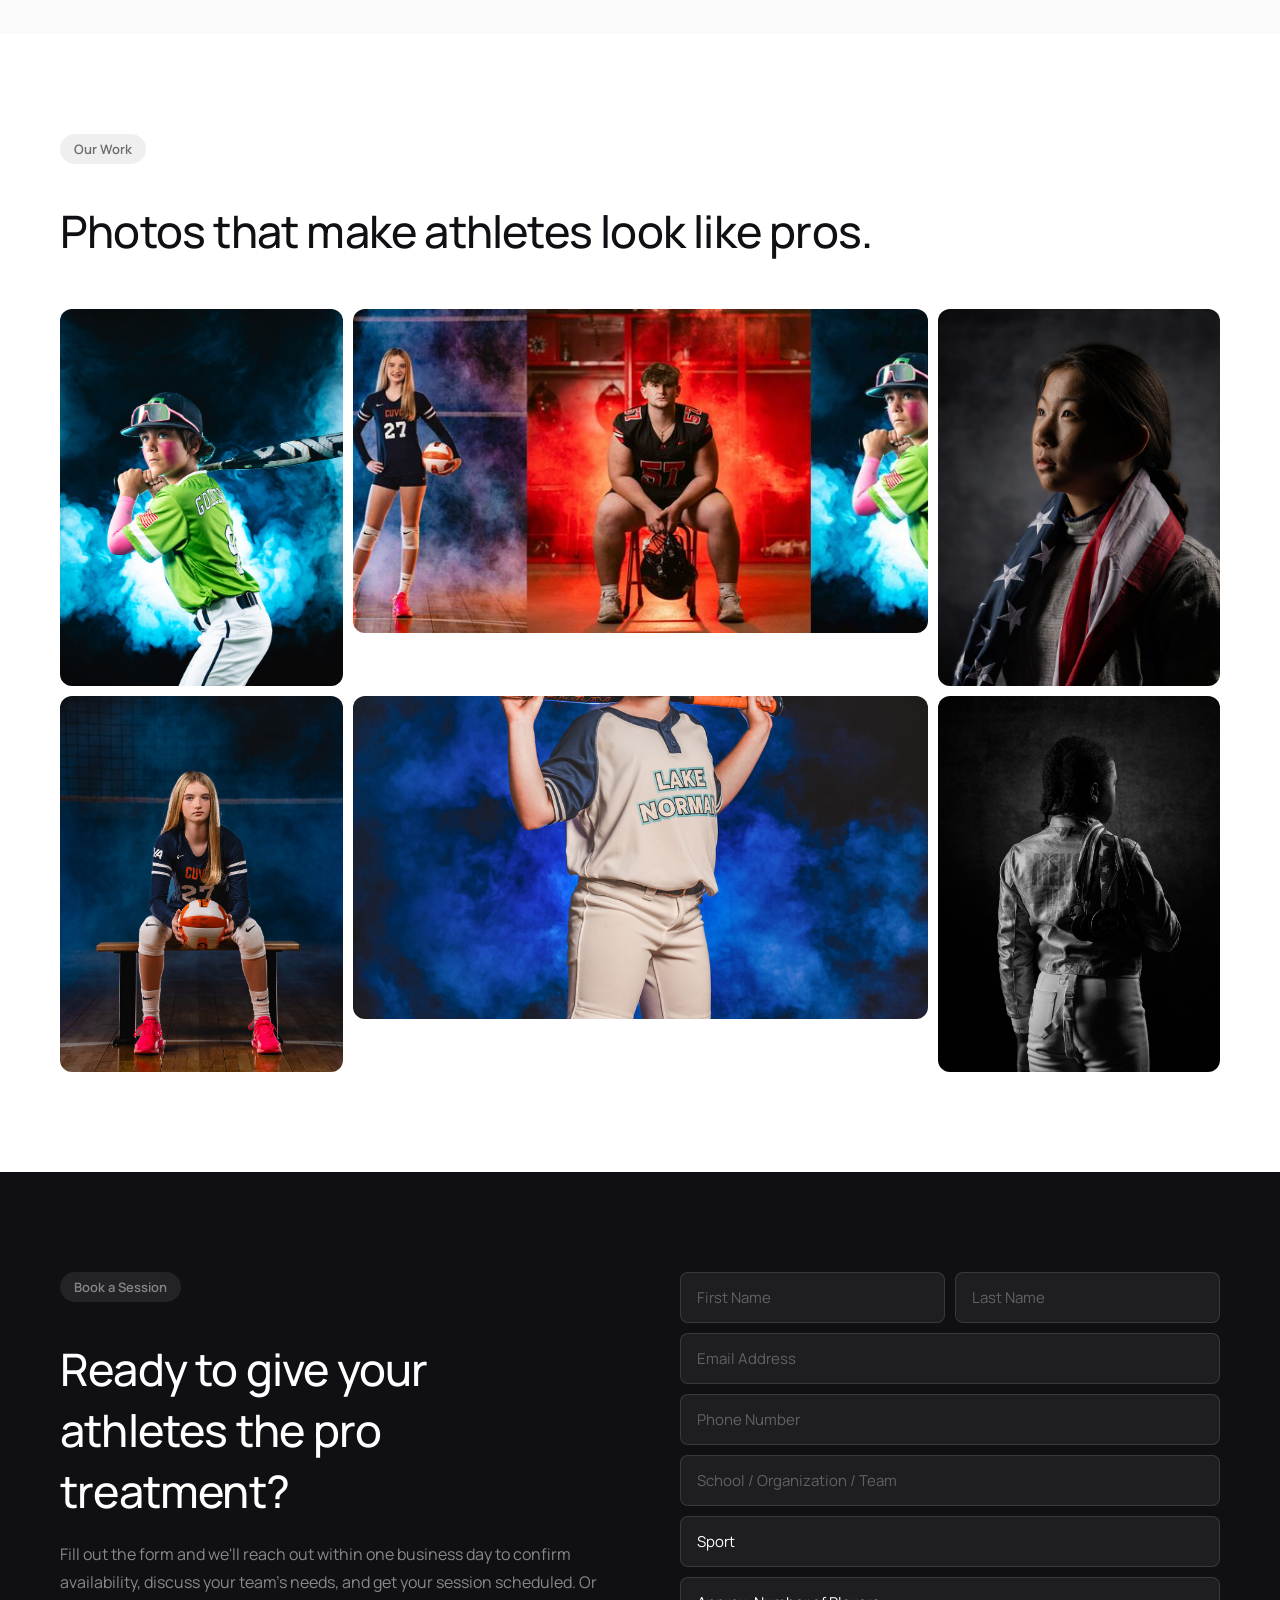
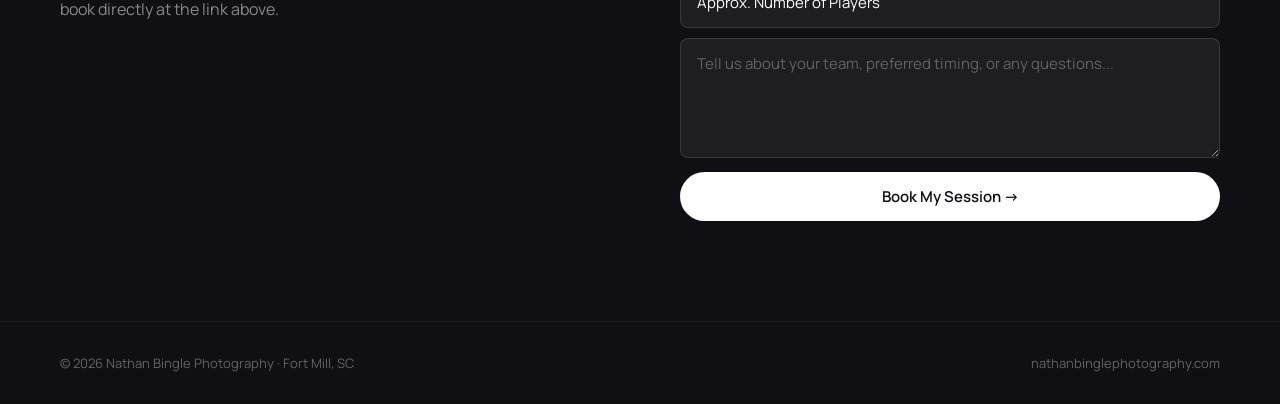
<file: media-day.html>
<!DOCTYPE html>
<html lang="en">
<head>
<meta charset="UTF-8"><meta name="viewport" content="width=device-width, initial-scale=1.0">
<title>Digital Media Day | Nathan Bingle Photography</title>
<link href="https://fonts.googleapis.com/css2?family=Manrope:wght@400;500;600;700;800&display=swap" rel="stylesheet">
<link rel="stylesheet" href="shared.css">
<style>
.tiers{background:var(--off);padding:100px 60px}
.tiers h2{font-size:clamp(32px,3.5vw,48px);font-weight:500;letter-spacing:-0.8px;margin-top:16px;margin-bottom:16px}
.tiers-sub{font-size:16px;color:var(--gray);line-height:1.7;max-width:600px;margin-bottom:56px}
.pricing-callout{background:var(--white);border-radius:16px;padding:36px;border:1px solid var(--border);margin-bottom:48px;display:flex;align-items:center;gap:40px;flex-wrap:wrap}
.price-big{font-size:52px;font-weight:500;letter-spacing:-2px;line-height:1;flex-shrink:0}
.price-detail{font-size:16px;color:var(--gray);line-height:1.75}
.price-detail strong{color:var(--dark);font-weight:600}
.what-you-get{background:var(--white);border-radius:16px;padding:36px;border:1px solid var(--border)}
.what-you-get h3{font-size:20px;font-weight:600;letter-spacing:-0.3px;margin-bottom:24px}
.what-list{list-style:none;display:grid;grid-template-columns:1fr 1fr;gap:12px}
.what-list li{font-size:15px;color:var(--gray);display:flex;gap:10px;line-height:1.5;align-items:flex-start}
.what-list li::before{content:'✓';color:var(--dark);font-weight:700;flex-shrink:0;margin-top:1px}
.what-note{font-size:14px;color:var(--gray);margin-top:20px;padding-top:20px;border-top:1px solid var(--border);line-height:1.65;font-style:italic}
.book-cta{display:inline-flex;align-items:center;gap:10px;background:var(--dark);color:#fff;text-decoration:none;font-size:15px;font-weight:600;padding:14px 12px 14px 28px;border-radius:50px;margin-top:32px;transition:background 0.2s}
.book-cta:hover{background:#28282c}
.book-icon{width:30px;height:30px;background:#fff;border-radius:50%;display:flex;align-items:center;justify-content:center;color:var(--dark);font-size:14px;flex-shrink:0}
@media(max-width:1024px){.tiers{padding-left:32px;padding-right:32px}.what-list{grid-template-columns:1fr}}
@media(max-width:640px){.tiers{padding-left:20px;padding-right:20px;padding-top:60px;padding-bottom:60px}.pricing-callout{flex-direction:column;gap:20px}.what-list{grid-template-columns:1fr}}
</style>
</head>
<body>
<nav class="nav">
  <div class="nav-logo">Nathan Bingle Photography</div>
  <div class="nav-links"><a href="#about">About</a><a href="#pricing">Pricing</a><a href="#gallery">Our Work</a><a href="#contact">Contact</a></div>
  <a href="#contact" class="nav-cta">Book Now</a>
</nav>

<section class="hero">
  <div class="hero-bg" style="background-image:url('images/md-hero.jpg')"></div>
  <div class="hero-inner">
    <div class="hero-badge"><div class="hero-dot"></div><p>Digital Media Day Sessions</p></div>
    <h1>Give Your Athletes<br>the Pro Treatment.</h1>
    <p class="hero-sub">Big lights, fog machines, light tubes, and any props you can imagine — we bring everything needed to make this an exciting, memorable experience for your team.</p>
    <a href="#contact" class="btn-hero">Book Now <span class="btn-icon">↗</span></a>
  </div>
</section>

<div class="scroll-strip"><div class="scroll-track">
  <img class="strip-img" src="images/md-1.jpg" alt=""><img class="strip-img" src="images/md-2.jpg" alt=""><img class="strip-img" src="images/md-3.jpg" alt=""><img class="strip-img" src="images/md-4.jpg" alt=""><img class="strip-img" src="images/md-5.jpg" alt=""><img class="strip-img" src="images/md-6.jpg" alt="">
  <img class="strip-img" src="images/md-1.jpg" alt=""><img class="strip-img" src="images/md-2.jpg" alt=""><img class="strip-img" src="images/md-3.jpg" alt=""><img class="strip-img" src="images/md-4.jpg" alt=""><img class="strip-img" src="images/md-5.jpg" alt=""><img class="strip-img" src="images/md-6.jpg" alt="">
</div></div>

<section class="about" id="about">
  <div class="about-inner">
    <div>
      <div class="section-tag">What Is Digital Media Day</div>
      <h2>A unique experience that creates memories and content.</h2>
      <p>Looking for a way to create memorable bonding experiences for your team while generating social media content for the season? A Digital Media Day Session is exactly what you need. We bring all the essentials — big lights, fog machines, light tubes, and any props you can imagine — to make this exciting and fun for every player.</p>
      <p style="margin-top:16px">This session is ideal for smaller groups like varsity teams, seniors, or individual teams. It is not intended to replace your team's portrait or yearbook session.</p>
    </div>
    <div class="about-imgs">
      <div class="aimg aimg-tall"><img src="images/md-1.jpg" alt="Athlete portrait"></div>
      <div class="aimg aimg-sq"><img src="images/md-2.jpg" alt="Athlete portrait"></div>
      <div class="aimg aimg-sq"><img src="images/md-3.jpg" alt="Athlete portrait"></div>
    </div>
  </div>
</section>

<section class="stats">
  <div class="stat"><div class="stat-num">$70</div><div class="stat-title">Per Player</div><div class="stat-sub">$1,050 minimum (15 players)</div></div>
  <div class="stat"><div class="stat-num">3+</div><div class="stat-title">Poses Per Player</div><div class="stat-sub">2 stills + 1 action or additional still</div></div>
  <div class="stat"><div class="stat-num">5–6</div><div class="stat-title">Min. Per Player</div><div class="stat-sub">Fast, efficient, fun</div></div>
  <div class="stat"><div class="stat-num">100%</div><div class="stat-title">Digital Delivery</div><div class="stat-sub">Gallery + print release included</div></div>
</section>

<section class="tiers" id="pricing">
  <div class="section-tag">Pricing & What's Included</div>
  <h2>Simple, transparent pricing.</h2>
  <p class="tiers-sub">$70 per player with a minimum of 15 players (or $1,050 minimum). If fewer than 15 players participate, the total price is still $1,050. Payment is required before the session.</p>

  <div class="pricing-callout">
    <div class="price-big">$70<span style="font-size:24px;letter-spacing:-0.5px">/player</span></div>
    <div class="price-detail">
      <strong>Minimum: 15 players or $1,050</strong><br>
      Perfect for varsity teams, senior classes, or individual sport teams.<br>
      Not intended to replace standard team portrait or yearbook sessions.<br>
      <strong>Payment required before the session.</strong>
    </div>
  </div>

  <div class="what-you-get">
    <h3>What Your Team Receives</h3>
    <ul class="what-list">
      <li>Access to a digital gallery with all final images and videos</li>
      <li>A print release form — you own the digital images</li>
      <li>At least 3 poses per player (2 stills + 1 action or additional still)</li>
      <li>3 edited digital images per player, minimum</li>
      <li>A minimum of one team or group photo</li>
      <li>At least 7 Game Day images per 15 participants</li>
      <li>Pre-session consultation to discuss team and player needs</li>
      <li>Big lights, fog machines, light tubes, and custom props</li>
    </ul>
    <p class="what-note">Plan for a minimum of 5–6 minutes per player for the photoshoot. Ideal for varsity teams, senior athletes, and smaller group sessions.</p>
    <a href="https://clients.nathanbinglephotography.com/contact/55a8be" class="book-cta" target="_blank">Book Now <span class="book-icon">↗</span></a>
  </div>
</section>

<section class="gallery" id="gallery">
  <div class="section-tag">Our Work</div>
  <h2>Photos that make athletes look like pros.</h2>
  <div class="gallery-grid">
    <div class="gitem g-tall"><img src="images/md-hero.jpg" alt="Athlete portrait"></div>
    <div class="gitem g-wide"><img src="images/md-4.jpg" alt="Media Day banner"></div>
    <div class="gitem g-tall"><img src="images/md-6.jpg" alt="Athlete portrait"></div>
    <div class="gitem g-tall"><img src="images/md-1.jpg" alt="Volleyball"></div>
    <div class="gitem g-wide"><img src="images/md-2.jpg" alt="Baseball"></div>
    <div class="gitem g-tall"><img src="images/md-3.jpg" alt="Fencing"></div>
  </div>
</section>

<section id="contact" class="contact">
  <div class="contact-inner">
    <div>
      <div class="section-tag">Book a Session</div>
      <h2>Ready to give your athletes the pro treatment?</h2>
      <p>Fill out the form and we'll reach out within one business day to confirm availability, discuss your team's needs, and get your session scheduled. Or book directly at the link above.</p>
    </div>
    <form action="https://formspree.io/f/xeepaory" method="POST">
      <input type="hidden" name="_subject" value="Digital Media Day Inquiry">
      <div class="frow"><input type="text" name="first_name" placeholder="First Name" required><input type="text" name="last_name" placeholder="Last Name" required></div>
      <input type="email" name="email" placeholder="Email Address" required>
      <input type="tel" name="phone" placeholder="Phone Number">
      <input type="text" name="school_org" placeholder="School / Organization / Team" required>
      <select name="sport"><option value="" disabled selected>Sport</option><option>Football</option><option>Basketball</option><option>Baseball / Softball</option><option>Soccer</option><option>Lacrosse</option><option>Wrestling</option><option>Volleyball</option><option>Multiple Sports</option><option>Other</option></select>
      <select name="player_count"><option value="" disabled selected>Approx. Number of Players</option><option>15–20</option><option>20–30</option><option>30–40</option><option>40+</option></select>
      <textarea name="message" placeholder="Tell us about your team, preferred timing, or any questions..."></textarea>
      <button type="submit" class="submit">Book My Session →</button>
    </form>
  </div>
</section>
<footer><p>© 2026 Nathan Bingle Photography · Fort Mill, SC</p><a href="https://nathanbinglephotography.com">nathanbinglephotography.com</a></footer>
</body></html>
</file>
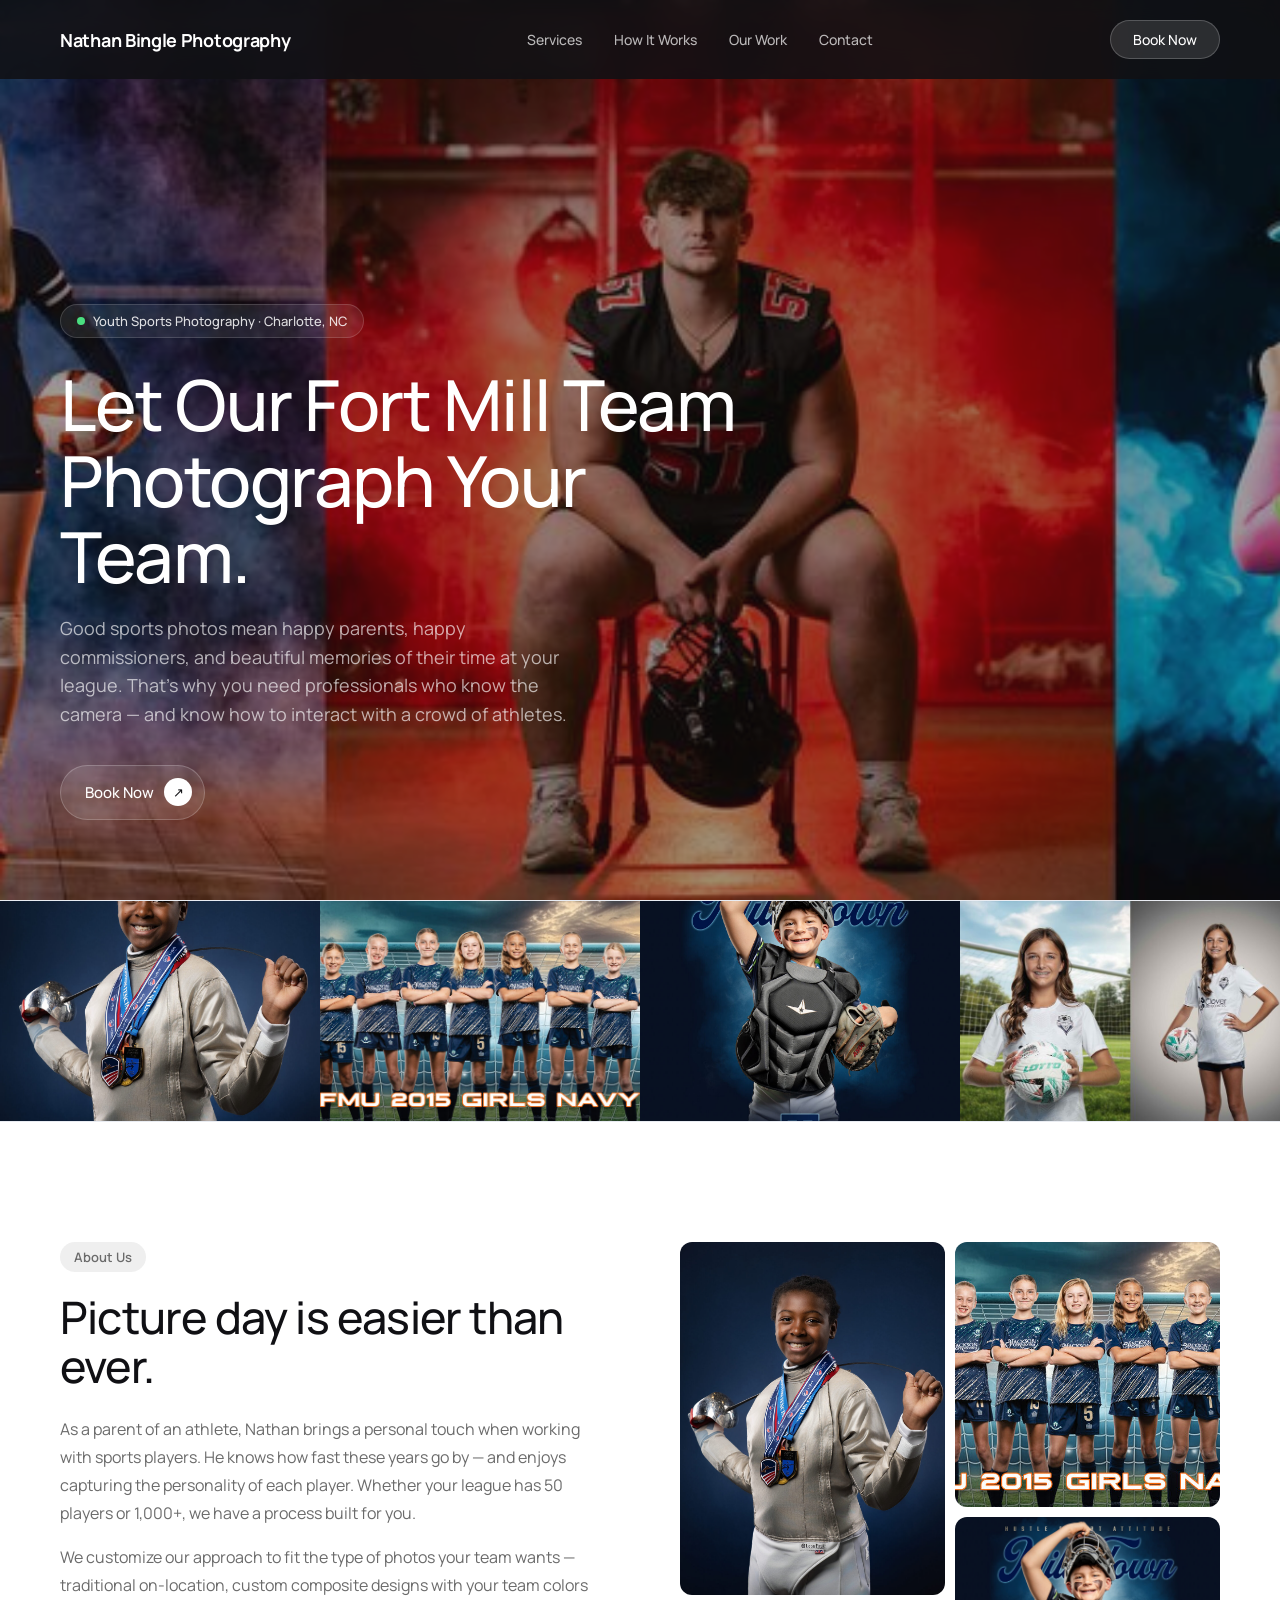
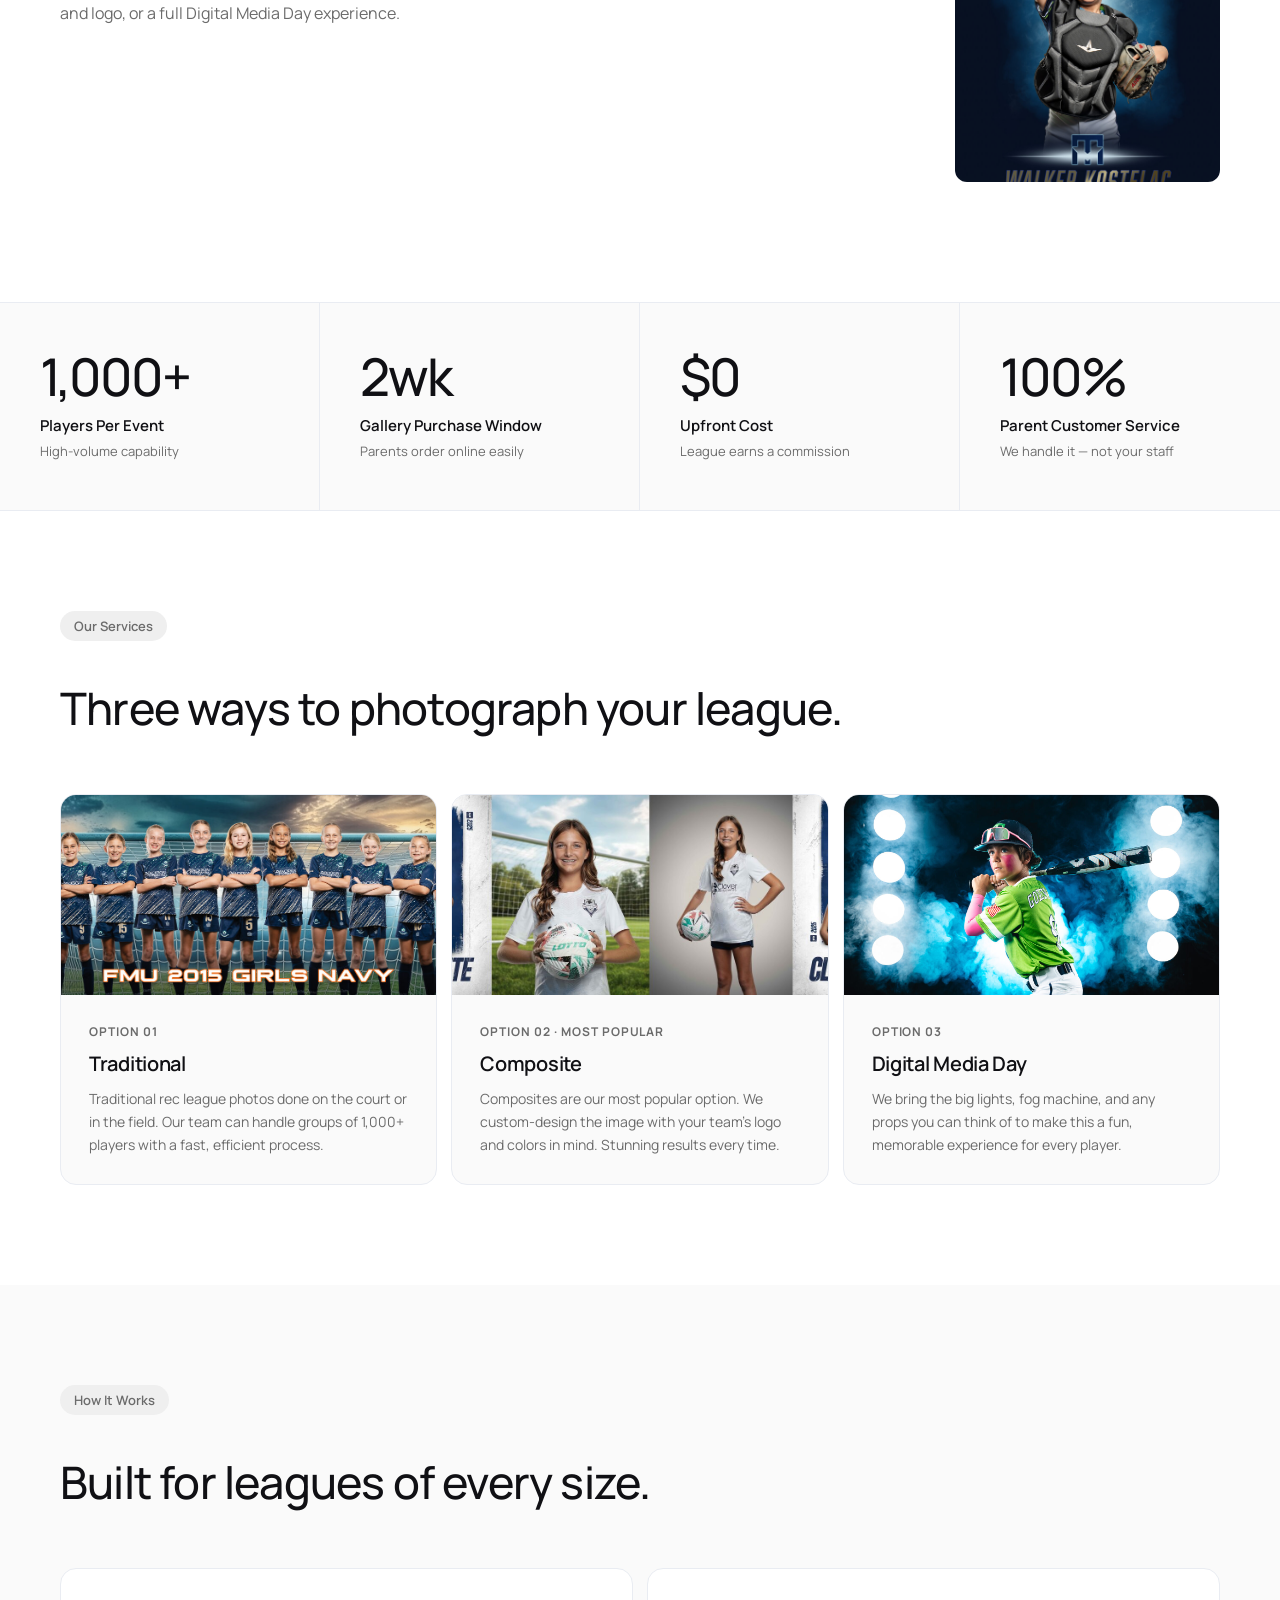
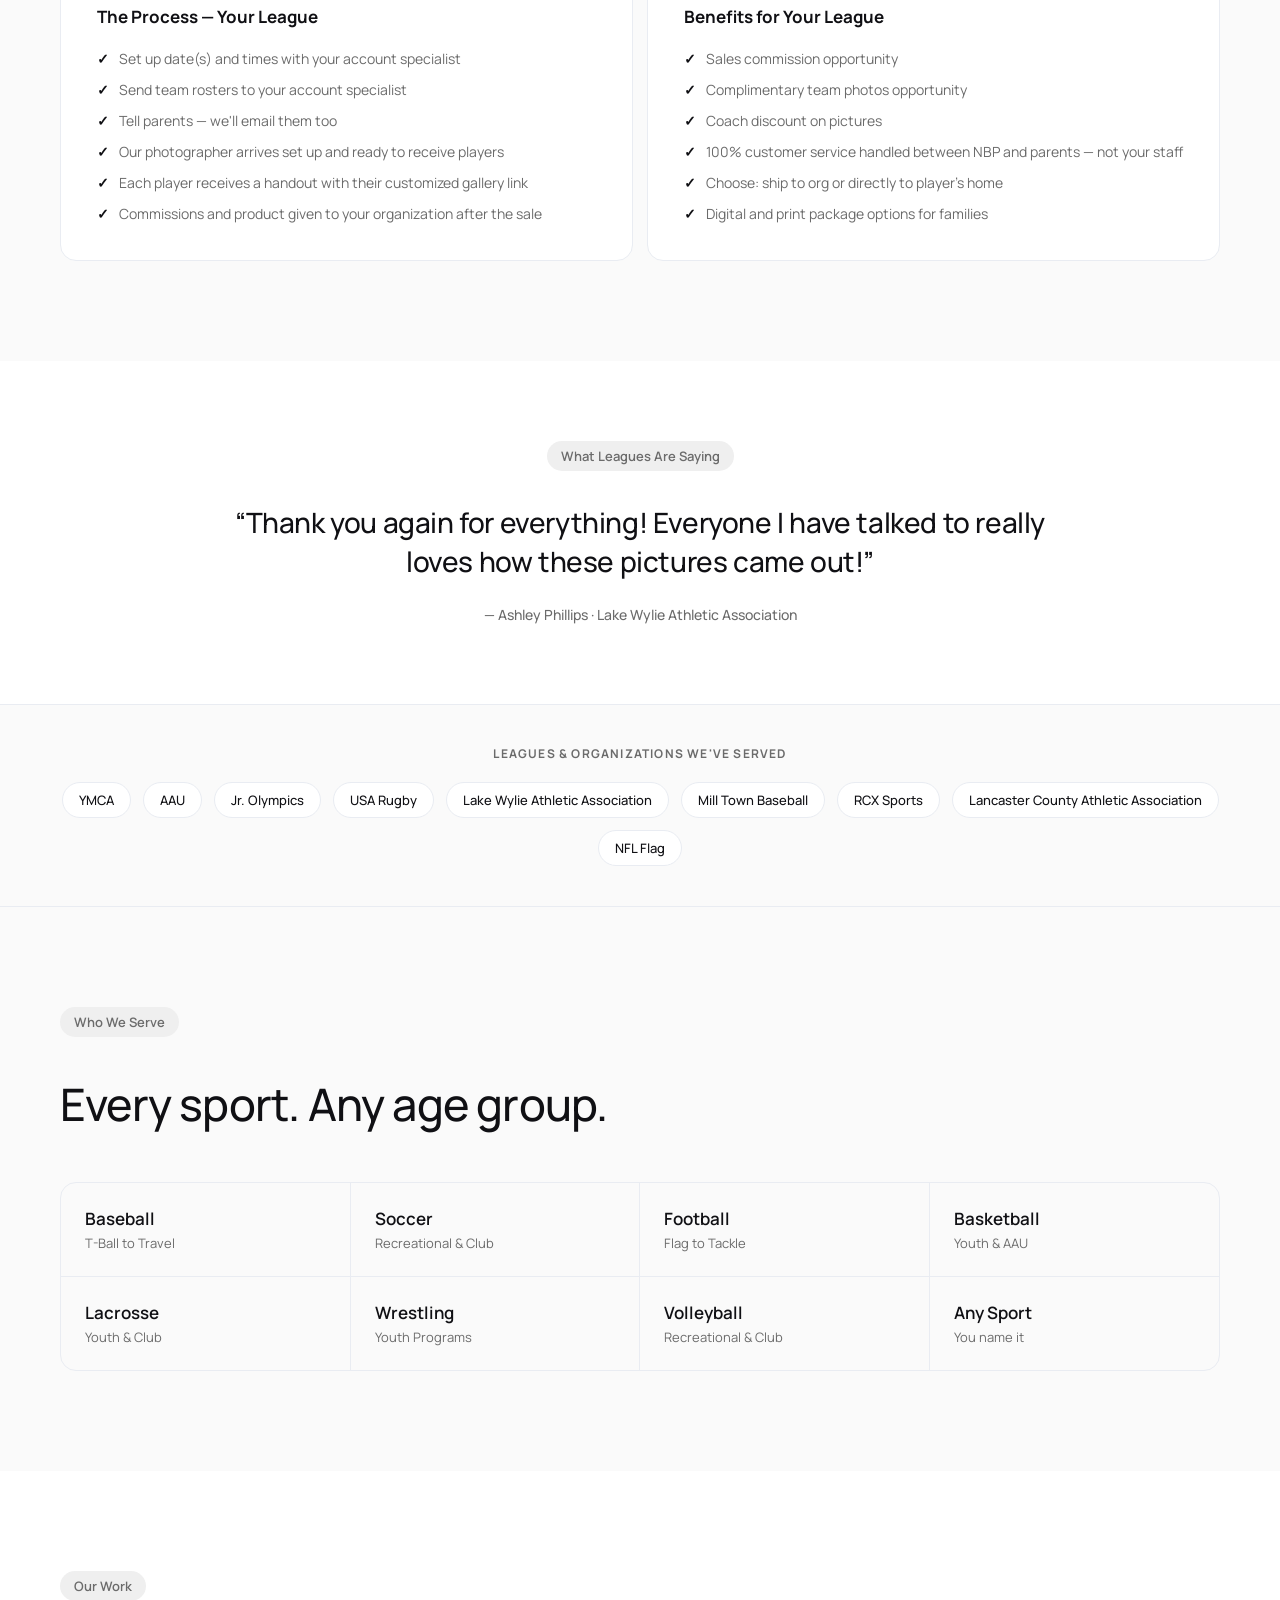
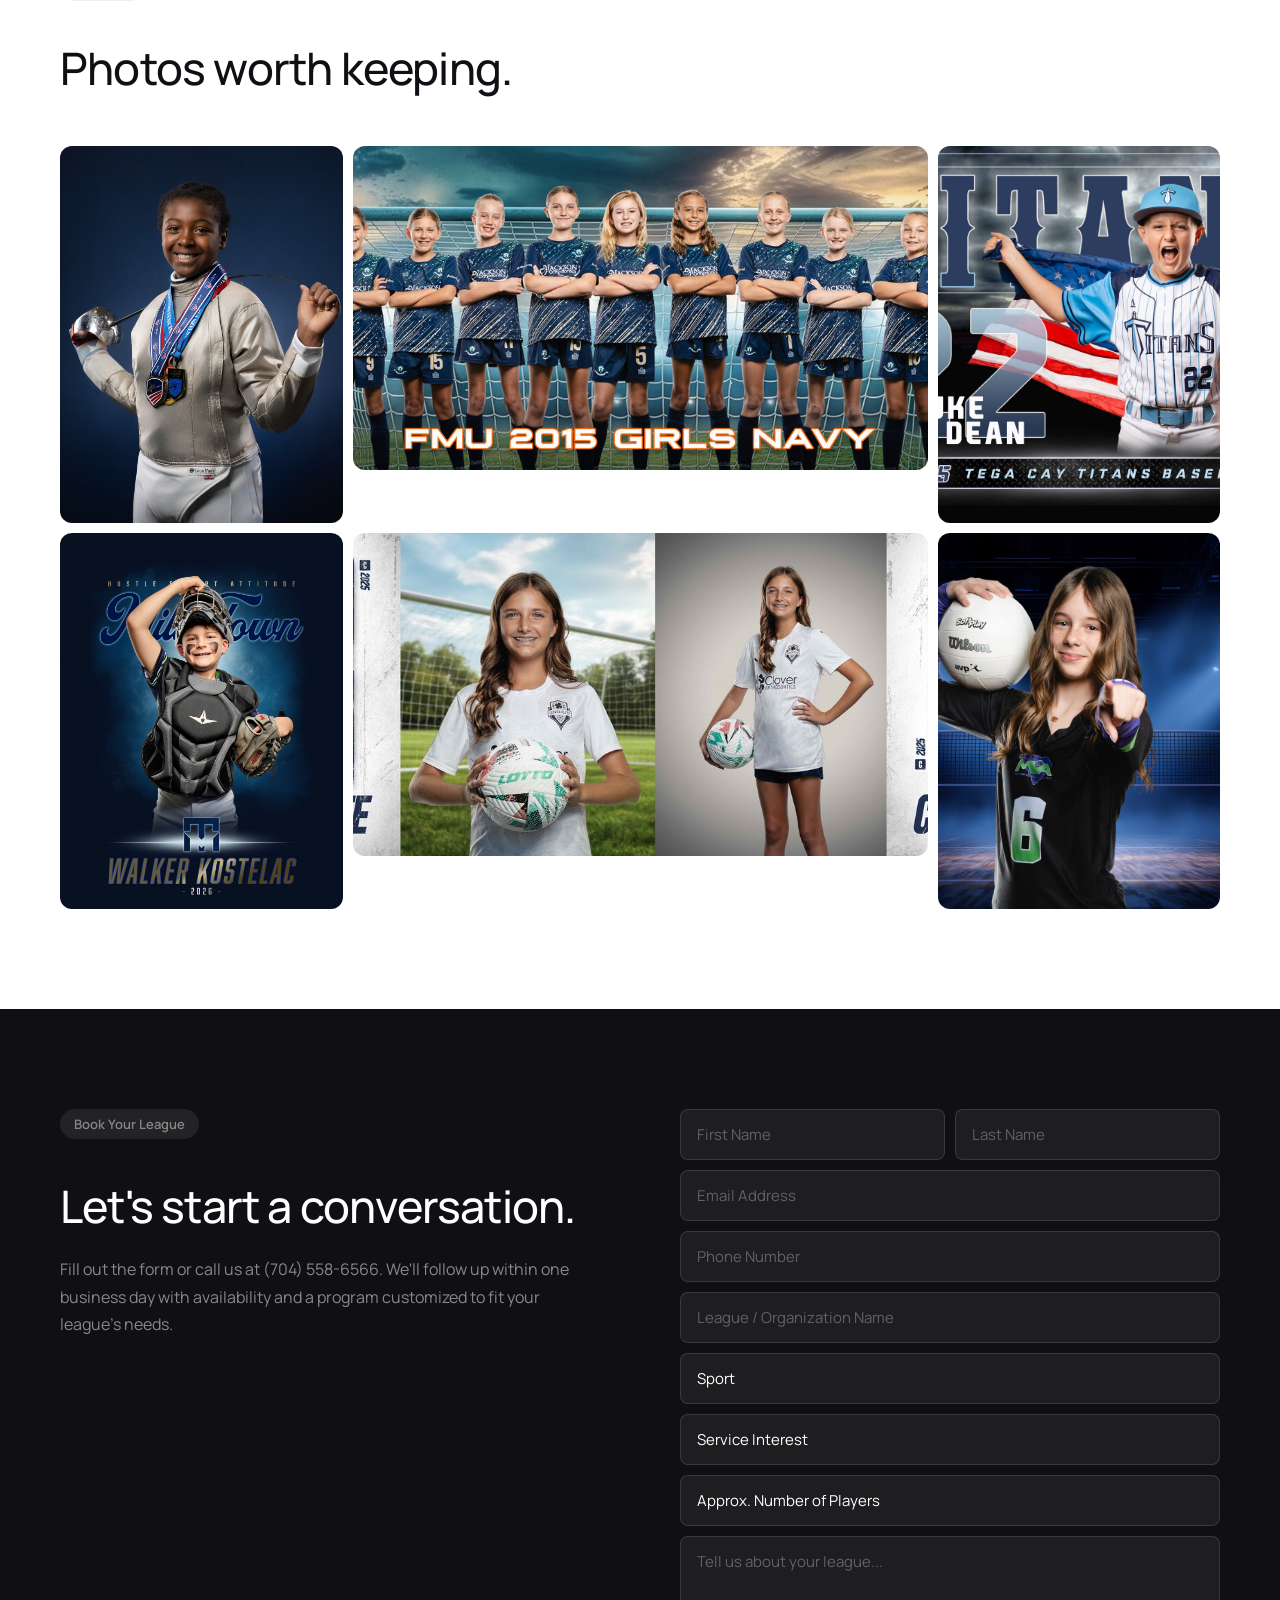
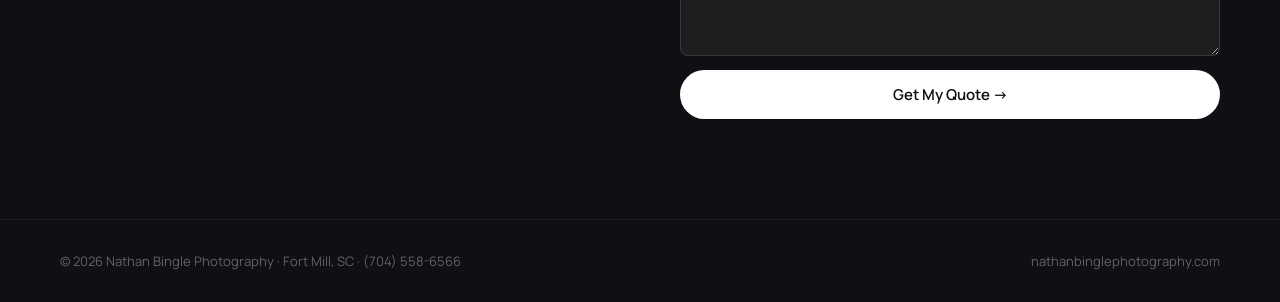
<file: sports-leagues.html>
<!DOCTYPE html>
<html lang="en">
<head>
<meta charset="UTF-8"><meta name="viewport" content="width=device-width, initial-scale=1.0">
<title>Youth Sports Photography Charlotte NC | Nathan Bingle Photography</title>
<link href="https://fonts.googleapis.com/css2?family=Manrope:wght@400;500;600;700;800&display=swap" rel="stylesheet">
<link rel="stylesheet" href="shared.css">
<style>
.service-types{padding:100px 60px}
.service-types h2{font-size:clamp(32px,3.5vw,48px);font-weight:500;letter-spacing:-0.8px;margin-top:16px;margin-bottom:56px}
.stypes-grid{display:grid;grid-template-columns:repeat(3,1fr);gap:14px}
.stype{background:var(--off);border-radius:16px;overflow:hidden;border:1px solid var(--border)}
.stype-img{height:200px;background-size:cover;background-position:center}
.stype-body{padding:28px}
.stype-label{font-size:12px;font-weight:700;color:var(--gray);letter-spacing:0.08em;text-transform:uppercase;margin-bottom:10px}
.stype h3{font-size:20px;font-weight:600;letter-spacing:-0.3px;margin-bottom:10px}
.stype p{font-size:14px;color:var(--gray);line-height:1.65}
.benefits{background:var(--off);padding:100px 60px}
.benefits h2{font-size:clamp(32px,3.5vw,48px);font-weight:500;letter-spacing:-0.8px;margin-top:16px;margin-bottom:56px}
.benefits-grid{display:grid;grid-template-columns:1fr 1fr;gap:14px}
.bcard{background:var(--white);border-radius:16px;padding:36px;border:1px solid var(--border)}
.bcard h3{font-size:17px;font-weight:700;margin-bottom:20px}
.bcard ul{list-style:none;display:flex;flex-direction:column;gap:10px}
.bcard ul li{font-size:14px;color:var(--gray);display:flex;gap:10px;line-height:1.5}
.bcard ul li::before{content:'✓';color:var(--dark);font-weight:700;flex-shrink:0}
.testimonial-block{padding:80px 60px}
.testimonial-inner{max-width:860px;margin:0 auto;text-align:center}
.tquote{font-size:clamp(20px,2.5vw,28px);font-weight:500;letter-spacing:-0.4px;line-height:1.4;margin-bottom:24px}
.tquote::before{content:'\201C'}.tquote::after{content:'\201D'}
.tattrib{font-size:14px;color:var(--gray);font-weight:500}
.clients-bar{background:var(--off);border-top:1px solid var(--border);border-bottom:1px solid var(--border);padding:40px 60px}
.clients-label{font-size:12px;font-weight:700;letter-spacing:0.1em;text-transform:uppercase;color:var(--gray);margin-bottom:20px;text-align:center}
.clients-list{display:flex;flex-wrap:wrap;gap:12px;justify-content:center}
.client-tag{background:var(--white);border:1px solid var(--border);border-radius:50px;padding:8px 16px;font-size:13px;font-weight:500;color:var(--dark)}
.sports-grid-section{padding:100px 60px;background:var(--off)}
.sports-grid{display:grid;grid-template-columns:repeat(4,1fr);border:1px solid var(--border);border-radius:16px;overflow:hidden;margin-top:48px}
.sport-item{padding:24px;border-right:1px solid var(--border);border-bottom:1px solid var(--border)}
.sport-item:nth-child(4n){border-right:none}.sport-item:nth-last-child(-n+4){border-bottom:none}
.sport-name{font-size:17px;font-weight:600;margin-bottom:4px}.sport-sub{font-size:13px;color:var(--gray)}
@media(max-width:1024px){.service-types,.benefits,.sports-grid-section,.testimonial-block,.clients-bar{padding-left:32px;padding-right:32px}.stypes-grid{grid-template-columns:1fr}.benefits-grid{grid-template-columns:1fr}.sports-grid{grid-template-columns:1fr 1fr}.sport-item:nth-child(4n){border-right:1px solid var(--border)}.sport-item:nth-child(2n){border-right:none}}
@media(max-width:640px){.service-types,.benefits,.sports-grid-section,.testimonial-block,.clients-bar{padding-left:20px;padding-right:20px;padding-top:60px;padding-bottom:60px}.sports-grid{grid-template-columns:1fr 1fr}}
</style>
</head>
<body>
<nav class="nav">
  <div class="nav-logo">Nathan Bingle Photography</div>
  <div class="nav-links"><a href="#services">Services</a><a href="#process">How It Works</a><a href="#gallery">Our Work</a><a href="#contact">Contact</a></div>
  <a href="https://clients.nathanbinglephotography.com/contact/313f79" class="nav-cta" target="_blank">Book Now</a>
</nav>

<section class="hero">
  <div class="hero-bg" style="background-image:url('images/sl-hero.jpg')"></div>
  <div class="hero-inner">
    <div class="hero-badge"><div class="hero-dot"></div><p>Youth Sports Photography · Charlotte, NC</p></div>
    <h1>Let Our Fort Mill Team<br>Photograph Your Team.</h1>
    <p class="hero-sub">Good sports photos mean happy parents, happy commissioners, and beautiful memories of their time at your league. That's why you need professionals who know the camera — and know how to interact with a crowd of athletes.</p>
    <a href="https://clients.nathanbinglephotography.com/contact/313f79" class="btn-hero" target="_blank">Book Now <span class="btn-icon">↗</span></a>
  </div>
</section>

<div class="scroll-strip"><div class="scroll-track">
  <img class="strip-img" src="images/sl-1.jpg" alt=""><img class="strip-img" src="images/sl-2.jpg" alt=""><img class="strip-img" src="images/sl-3.jpg" alt=""><img class="strip-img" src="images/sl-4.jpg" alt=""><img class="strip-img" src="images/sl-5.jpg" alt=""><img class="strip-img" src="images/sl-6.jpg" alt=""><img class="strip-img" src="images/sl-7.jpg" alt="">
  <img class="strip-img" src="images/sl-1.jpg" alt=""><img class="strip-img" src="images/sl-2.jpg" alt=""><img class="strip-img" src="images/sl-3.jpg" alt=""><img class="strip-img" src="images/sl-4.jpg" alt=""><img class="strip-img" src="images/sl-5.jpg" alt=""><img class="strip-img" src="images/sl-6.jpg" alt=""><img class="strip-img" src="images/sl-7.jpg" alt="">
</div></div>

<section class="about" id="about">
  <div class="about-inner">
    <div>
      <div class="section-tag">About Us</div>
      <h2>Picture day is easier than ever.</h2>
      <p>As a parent of an athlete, Nathan brings a personal touch when working with sports players. He knows how fast these years go by — and enjoys capturing the personality of each player. Whether your league has 50 players or 1,000+, we have a process built for you.</p>
      <p style="margin-top:16px;font-size:16px;color:var(--gray);line-height:1.75">We customize our approach to fit the type of photos your team wants — traditional on-location, custom composite designs with your team colors and logo, or a full Digital Media Day experience.</p>
    </div>
    <div class="about-imgs">
      <div class="aimg aimg-tall"><img src="images/sl-1.jpg" alt="Athlete portrait"></div>
      <div class="aimg aimg-sq"><img src="images/sl-2.jpg" alt="Team photo"></div>
      <div class="aimg aimg-sq"><img src="images/sl-3.jpg" alt="Athlete portrait"></div>
    </div>
  </div>
</section>

<section class="stats">
  <div class="stat"><div class="stat-num">1,000+</div><div class="stat-title">Players Per Event</div><div class="stat-sub">High-volume capability</div></div>
  <div class="stat"><div class="stat-num">2wk</div><div class="stat-title">Gallery Purchase Window</div><div class="stat-sub">Parents order online easily</div></div>
  <div class="stat"><div class="stat-num">$0</div><div class="stat-title">Upfront Cost</div><div class="stat-sub">League earns a commission</div></div>
  <div class="stat"><div class="stat-num">100%</div><div class="stat-title">Parent Customer Service</div><div class="stat-sub">We handle it — not your staff</div></div>
</section>

<section class="service-types" id="services">
  <div class="section-tag">Our Services</div>
  <h2>Three ways to photograph your league.</h2>
  <div class="stypes-grid">
    <div class="stype">
      <div class="stype-img" style="background-image:url('images/sl-2.jpg')"></div>
      <div class="stype-body">
        <div class="stype-label">Option 01</div>
        <h3>Traditional</h3>
        <p>Traditional rec league photos done on the court or in the field. Our team can handle groups of 1,000+ players with a fast, efficient process.</p>
      </div>
    </div>
    <div class="stype">
      <div class="stype-img" style="background-image:url('images/sl-4.jpg')"></div>
      <div class="stype-body">
        <div class="stype-label">Option 02 · Most Popular</div>
        <h3>Composite</h3>
        <p>Composites are our most popular option. We custom-design the image with your team's logo and colors in mind. Stunning results every time.</p>
      </div>
    </div>
    <div class="stype">
      <div class="stype-img" style="background-image:url('images/md-hero.jpg')"></div>
      <div class="stype-body">
        <div class="stype-label">Option 03</div>
        <h3>Digital Media Day</h3>
        <p>We bring the big lights, fog machine, and any props you can think of to make this a fun, memorable experience for every player.</p>
      </div>
    </div>
  </div>
</section>

<section class="benefits" id="process">
  <div class="section-tag">How It Works</div>
  <h2>Built for leagues of every size.</h2>
  <div class="benefits-grid">
    <div class="bcard">
      <h3>The Process — Your League</h3>
      <ul>
        <li>Set up date(s) and times with your account specialist</li>
        <li>Send team rosters to your account specialist</li>
        <li>Tell parents — we'll email them too</li>
        <li>Our photographer arrives set up and ready to receive players</li>
        <li>Each player receives a handout with their customized gallery link</li>
        <li>Commissions and product given to your organization after the sale</li>
      </ul>
    </div>
    <div class="bcard">
      <h3>Benefits for Your League</h3>
      <ul>
        <li>Sales commission opportunity</li>
        <li>Complimentary team photos opportunity</li>
        <li>Coach discount on pictures</li>
        <li>100% customer service handled between NBP and parents — not your staff</li>
        <li>Choose: ship to org or directly to player's home</li>
        <li>Digital and print package options for families</li>
      </ul>
    </div>
  </div>
</section>

<section class="testimonial-block">
  <div class="testimonial-inner">
    <div class="section-tag" style="margin-bottom:32px">What Leagues Are Saying</div>
    <p class="tquote">Thank you again for everything! Everyone I have talked to really loves how these pictures came out!</p>
    <p class="tattrib">— Ashley Phillips · Lake Wylie Athletic Association</p>
  </div>
</section>

<div class="clients-bar">
  <p class="clients-label">Leagues & Organizations We've Served</p>
  <div class="clients-list">
    <span class="client-tag">YMCA</span><span class="client-tag">AAU</span><span class="client-tag">Jr. Olympics</span><span class="client-tag">USA Rugby</span><span class="client-tag">Lake Wylie Athletic Association</span><span class="client-tag">Mill Town Baseball</span><span class="client-tag">RCX Sports</span><span class="client-tag">Lancaster County Athletic Association</span><span class="client-tag">NFL Flag</span>
  </div>
</div>

<section class="sports-grid-section">
  <div class="section-tag">Who We Serve</div>
  <h2 style="font-size:clamp(32px,3.5vw,48px);font-weight:500;letter-spacing:-0.8px;margin-top:16px;margin-bottom:0">Every sport. Any age group.</h2>
  <div class="sports-grid">
    <div class="sport-item"><div class="sport-name">Baseball</div><div class="sport-sub">T-Ball to Travel</div></div>
    <div class="sport-item"><div class="sport-name">Soccer</div><div class="sport-sub">Recreational & Club</div></div>
    <div class="sport-item"><div class="sport-name">Football</div><div class="sport-sub">Flag to Tackle</div></div>
    <div class="sport-item"><div class="sport-name">Basketball</div><div class="sport-sub">Youth & AAU</div></div>
    <div class="sport-item"><div class="sport-name">Lacrosse</div><div class="sport-sub">Youth & Club</div></div>
    <div class="sport-item"><div class="sport-name">Wrestling</div><div class="sport-sub">Youth Programs</div></div>
    <div class="sport-item"><div class="sport-name">Volleyball</div><div class="sport-sub">Recreational & Club</div></div>
    <div class="sport-item"><div class="sport-name">Any Sport</div><div class="sport-sub">You name it</div></div>
  </div>
</section>

<section class="gallery" id="gallery">
  <div class="section-tag">Our Work</div>
  <h2>Photos worth keeping.</h2>
  <div class="gallery-grid">
    <div class="gitem g-tall"><img src="images/sl-1.jpg" alt="Athlete portrait"></div>
    <div class="gitem g-wide"><img src="images/sl-2.jpg" alt="Team photo"></div>
    <div class="gitem g-tall"><img src="images/sl-7.jpg" alt="Athlete portrait"></div>
    <div class="gitem g-tall"><img src="images/sl-3.jpg" alt="Athlete portrait"></div>
    <div class="gitem g-wide"><img src="images/sl-4.jpg" alt="Team banner"></div>
    <div class="gitem g-tall"><img src="images/sl-5.jpg" alt="Athlete portrait"></div>
  </div>
</section>

<section id="contact" class="contact">
  <div class="contact-inner">
    <div>
      <div class="section-tag">Book Your League</div>
      <h2>Let's start a conversation.</h2>
      <p>Fill out the form or call us at (704) 558-6566. We'll follow up within one business day with availability and a program customized to fit your league's needs.</p>
    </div>
    <form action="https://formspree.io/f/xeepaory" method="POST">
      <input type="hidden" name="_subject" value="Sports League Photography Inquiry">
      <div class="frow"><input type="text" name="first_name" placeholder="First Name" required><input type="text" name="last_name" placeholder="Last Name" required></div>
      <input type="email" name="email" placeholder="Email Address" required>
      <input type="tel" name="phone" placeholder="Phone Number">
      <input type="text" name="league" placeholder="League / Organization Name" required>
      <select name="sport"><option value="" disabled selected>Sport</option><option>Baseball / Softball</option><option>Soccer</option><option>Football</option><option>Basketball</option><option>Lacrosse</option><option>Wrestling</option><option>Volleyball</option><option>Other</option></select>
      <select name="service_type"><option value="" disabled selected>Service Interest</option><option>Traditional (On-Location)</option><option>Composite Design</option><option>Digital Media Day</option><option>Not Sure Yet</option></select>
      <select name="player_count"><option value="" disabled selected>Approx. Number of Players</option><option>Under 100</option><option>100–300</option><option>300–600</option><option>600–1,000</option><option>1,000+</option></select>
      <textarea name="message" placeholder="Tell us about your league..."></textarea>
      <button type="submit" class="submit">Get My Quote →</button>
    </form>
  </div>
</section>
<footer><p>© 2026 Nathan Bingle Photography · Fort Mill, SC · (704) 558-6566</p><a href="https://nathanbinglephotography.com">nathanbinglephotography.com</a></footer>
</body></html>
</file>
<file: shared.css>
*,*::before,*::after{box-sizing:border-box;margin:0;padding:0}
:root{--dark:#101014;--white:#fff;--off:#fafafa;--border:#e9ecf2;--gray:#6b6b6b;--font:'Manrope',sans-serif}
html{scroll-behavior:smooth}
body{font-family:var(--font);background:var(--white);color:var(--dark);overflow-x:hidden}
.nav{position:fixed;top:0;left:0;right:0;z-index:100;display:flex;align-items:center;justify-content:space-between;padding:20px 60px;background:rgba(16,16,20,0.88);backdrop-filter:blur(16px)}
.nav-logo{font-size:18px;font-weight:700;color:#fff;letter-spacing:-0.3px}
.nav-links{display:flex;gap:32px}
.nav-links a{color:rgba(255,255,255,0.7);text-decoration:none;font-size:14px;font-weight:500;transition:color 0.2s}
.nav-links a:hover{color:#fff}
.nav-cta{background:rgba(255,255,255,0.12);color:#fff;text-decoration:none;font-size:14px;font-weight:500;padding:9px 22px;border-radius:50px;border:1px solid rgba(255,255,255,0.2);transition:background 0.2s}
.nav-cta:hover{background:rgba(255,255,255,0.2)}
.hero{min-height:100vh;background:var(--dark);position:relative;display:flex;align-items:flex-end;overflow:hidden}
.hero-bg{position:absolute;inset:0;background-size:cover;background-position:center;opacity:0.6}
.hero-inner{position:relative;z-index:2;padding:0 60px 80px;max-width:820px}
.hero-badge{display:inline-flex;align-items:center;gap:8px;background:rgba(255,255,255,0.08);border:1px solid rgba(255,255,255,0.15);border-radius:50px;padding:7px 16px;margin-bottom:28px}
.hero-dot{width:8px;height:8px;background:#4ade80;border-radius:50%;flex-shrink:0}
.hero-badge p{font-size:13px;font-weight:500;color:rgba(255,255,255,0.85)}
.hero h1{font-size:clamp(44px,5.5vw,72px);font-weight:500;color:#fff;line-height:1.08;letter-spacing:-1.5px;margin-bottom:20px}
.hero-sub{font-size:18px;color:rgba(255,255,255,0.65);line-height:1.6;max-width:520px;margin-bottom:36px}
.btn-hero{display:inline-flex;align-items:center;gap:10px;background:rgba(255,255,255,0.1);color:#fff;text-decoration:none;font-size:15px;font-weight:500;padding:12px 12px 13px 24px;border-radius:50px;border:1px solid rgba(255,255,255,0.2);transition:background 0.2s}
.btn-hero:hover{background:rgba(255,255,255,0.18)}
.btn-icon{width:28px;height:28px;background:#fff;border-radius:50%;display:flex;align-items:center;justify-content:center;color:var(--dark);font-size:13px;flex-shrink:0}
.scroll-strip{overflow:hidden;background:var(--off);border-top:1px solid var(--border);border-bottom:1px solid var(--border)}
.scroll-track{display:flex;animation:stripScroll 30s linear infinite;width:max-content}
.scroll-track:hover{animation-play-state:paused}
.strip-img{width:320px;height:220px;object-fit:cover;flex-shrink:0;display:block}
@keyframes stripScroll{0%{transform:translateX(0)}100%{transform:translateX(-50%)}}
.section-tag{display:inline-block;background:#efefef;border-radius:50px;font-size:13px;font-weight:600;padding:6px 14px;margin-bottom:20px;color:var(--gray)}
.about{padding:120px 60px}
.about-inner{display:grid;grid-template-columns:1fr 1fr;gap:80px;align-items:start}
.about h2{font-size:clamp(32px,3.5vw,48px);font-weight:500;line-height:1.1;letter-spacing:-0.8px;margin-bottom:24px}
.about p{font-size:16px;color:var(--gray);line-height:1.75}
.about-imgs{display:grid;grid-template-columns:1fr 1fr;gap:10px}
.aimg{border-radius:12px;overflow:hidden;background:#eee}
.aimg img{width:100%;height:100%;object-fit:cover;display:block;transition:transform 0.4s}
.aimg:hover img{transform:scale(1.04)}
.aimg-tall{aspect-ratio:3/4;grid-row:span 2}
.aimg-sq{aspect-ratio:1/1}
.stats{background:var(--off);border-top:1px solid var(--border);border-bottom:1px solid var(--border);display:grid;grid-template-columns:repeat(4,1fr)}
.stat{padding:48px 40px;border-right:1px solid var(--border)}
.stat:last-child{border-right:none}
.stat-num{font-size:52px;font-weight:500;letter-spacing:-2px;line-height:1;margin-bottom:12px}
.stat-title{font-size:15px;font-weight:600;margin-bottom:6px}
.stat-sub{font-size:13px;color:var(--gray);line-height:1.5}
.services{background:var(--off);padding:100px 60px}
.services h2{font-size:clamp(32px,3.5vw,48px);font-weight:500;letter-spacing:-0.8px;margin-top:16px;margin-bottom:56px}
.services-grid{display:grid;grid-template-columns:1fr 1fr;gap:14px}
.scard{background:var(--white);border-radius:16px;padding:36px;border:1px solid var(--border)}
.scard-num{font-size:13px;font-weight:600;color:var(--gray);margin-bottom:20px}
.scard h3{font-size:20px;font-weight:600;letter-spacing:-0.3px;margin-bottom:10px}
.scard p{font-size:15px;color:var(--gray);line-height:1.65}
.gallery{padding:100px 60px}
.gallery h2{font-size:clamp(32px,3.5vw,48px);font-weight:500;letter-spacing:-0.8px;margin-top:16px;margin-bottom:48px}
.gallery-grid{display:grid;grid-template-columns:repeat(4,1fr);gap:10px}
.gitem{border-radius:12px;overflow:hidden;background:#eee}
.gitem img{width:100%;height:100%;object-fit:cover;display:block;transition:transform 0.4s}
.gitem:hover img{transform:scale(1.04)}
.g-tall{aspect-ratio:3/4}
.g-wide{grid-column:span 2;aspect-ratio:16/9}
.contact{background:var(--dark);padding:100px 60px}
.contact-inner{display:grid;grid-template-columns:1fr 1fr;gap:80px;align-items:start}
.contact .section-tag{background:rgba(255,255,255,0.08);color:rgba(255,255,255,0.45)}
.contact h2{font-size:clamp(32px,3.5vw,48px);font-weight:500;color:#fff;letter-spacing:-0.8px;margin-top:16px;margin-bottom:20px}
.contact p{font-size:16px;color:rgba(255,255,255,0.5);line-height:1.7}
form{display:flex;flex-direction:column;gap:10px}
.frow{display:grid;grid-template-columns:1fr 1fr;gap:10px}
input,select,textarea{background:rgba(255,255,255,0.06);border:1px solid rgba(255,255,255,0.12);color:#fff;font-family:var(--font);font-size:15px;padding:14px 16px;border-radius:8px;outline:none;-webkit-appearance:none;width:100%;transition:border-color 0.2s}
input::placeholder,textarea::placeholder{color:rgba(255,255,255,0.3)}
input:focus,select:focus,textarea:focus{border-color:rgba(255,255,255,0.4)}
select{cursor:pointer}
select option{background:#1a1a1e}
textarea{resize:vertical;min-height:120px}
.submit{background:#fff;color:var(--dark);font-family:var(--font);font-size:15px;font-weight:600;padding:14px 24px;border:none;border-radius:50px;cursor:pointer;margin-top:4px}
.submit:hover{background:#e5e5e5}
footer{background:var(--dark);border-top:1px solid rgba(255,255,255,0.07);padding:32px 60px;display:flex;justify-content:space-between;align-items:center}
footer p,footer a{font-size:13px;color:rgba(255,255,255,0.35);text-decoration:none}
@media(max-width:1024px){.nav{padding:20px 32px}.nav-links{display:none}.hero-inner,.about,.services,.gallery,.contact{padding-left:32px;padding-right:32px}.hero-inner{padding-bottom:60px}.stats{grid-template-columns:1fr 1fr}.stat{border-bottom:1px solid var(--border)}.about-inner,.contact-inner{grid-template-columns:1fr;gap:48px}.gallery-grid{grid-template-columns:1fr 1fr}footer{padding:24px 32px}}
@media(max-width:640px){.nav{padding:16px 20px}.hero-inner,.about,.services,.gallery,.contact{padding-left:20px;padding-right:20px;padding-top:60px;padding-bottom:60px}.hero-inner{padding-top:0;padding-bottom:48px}.stats{grid-template-columns:1fr 1fr}.services-grid{grid-template-columns:1fr}.gallery-grid{grid-template-columns:1fr 1fr}.g-wide{grid-column:span 2}.frow{grid-template-columns:1fr}footer{padding:20px;flex-direction:column;align-items:flex-start;gap:8px}}
</file>
